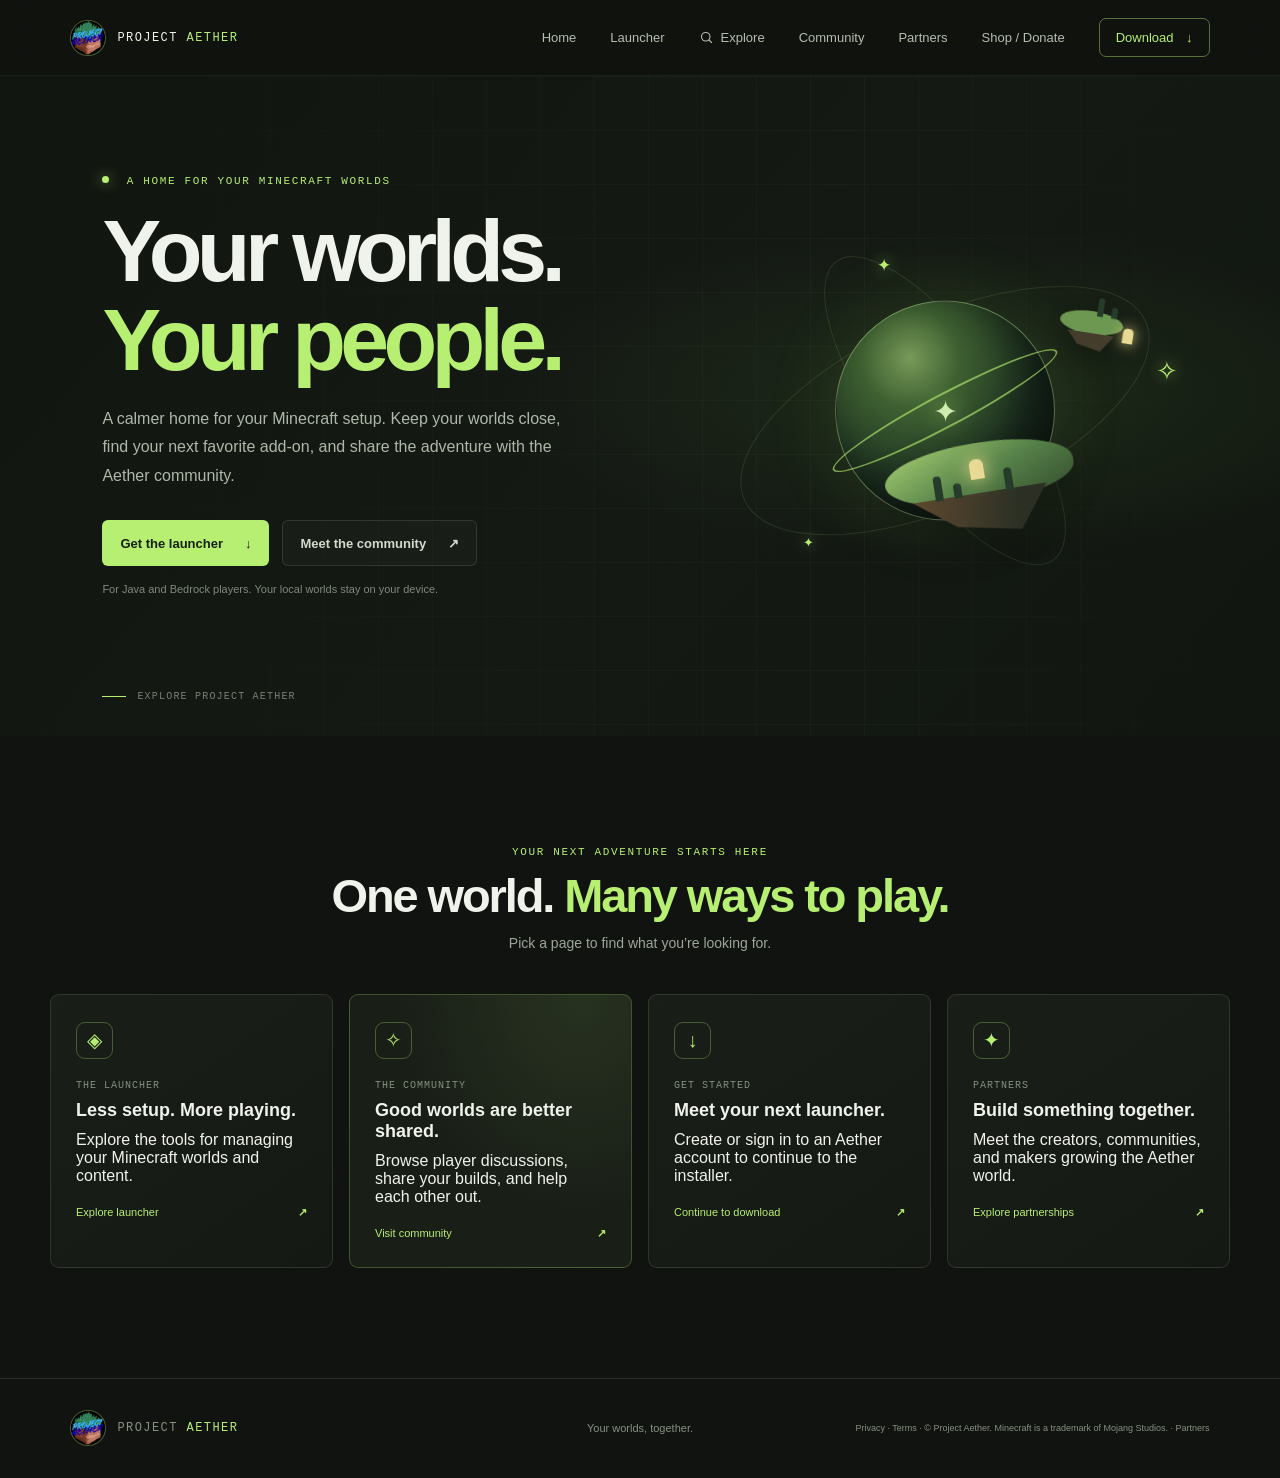
<file: index.html>
<!doctype html>
<html lang="en">
<head>
  <meta charset="utf-8">
  <meta name="viewport" content="width=device-width, initial-scale=1">
  <meta name="theme-color" content="#10130f">
  <meta http-equiv="Content-Security-Policy" content="default-src 'self'; base-uri 'self'; object-src 'none'; form-action 'self'; script-src 'none'; style-src 'self'; img-src 'self' data:; frame-src 'none'; connect-src 'self'">
  <meta name="description" content="Project Aether brings your Minecraft worlds together. Discover the launcher and join the Aether community.">
  <title>Project Aether — Your worlds, together</title>
  <link rel="icon" type="image/png" href="assets/aether-icon.png">
  <link rel="stylesheet" href="styles.css?v=partners-1">
</head>
<body>
  <header class="site-header">
    <a class="brand" href="index.html" aria-label="Project Aether home"><img class="brand-icon" src="assets/aether-icon.png" alt=""><span>PROJECT <b>AETHER</b></span></a>
    <nav class="site-nav" aria-label="Main navigation">
      <a aria-current="page" href="index.html">Home</a>
      <a href="launcher.html">Launcher</a>
      <a class="nav-explore" href="explore.html" aria-label="Explore the launcher" title="Explore the launcher"><svg viewBox="0 0 24 24" fill="none" stroke="currentColor" stroke-width="1.8" stroke-linecap="round" stroke-linejoin="round" aria-hidden="true"><circle cx="10.8" cy="10.8" r="6.8"></circle><path d="m16 16 4 4"></path></svg><span class="nav-label">Explore</span></a>
      <a href="community.html">Community</a>
      <a href="partners.html">Partners</a><a href="shop.html">Shop / Donate</a>
      <a class="nav-download" href="download.html">Download <span aria-hidden="true">↓</span></a>
    </nav>
  </header>

  <main id="top">
    <section class="hero">
      <div class="hero-copy">
        <p class="eyebrow"><span class="eyebrow-dot"></span> A HOME FOR YOUR MINECRAFT WORLDS</p>
        <h1>Your worlds.<br><span>Your people.</span></h1>
        <p class="hero-description">A calmer home for your Minecraft setup. Keep your worlds close, find your next favorite add-on, and share the adventure with the Aether community.</p>
        <div class="hero-actions">
          <a class="button button-primary" href="download.html">Get the launcher <span aria-hidden="true">↓</span></a>
          <a class="button button-quiet" href="community.html">Meet the community <span aria-hidden="true">↗</span></a>
        </div>
        <p class="hero-footnote">For Java and Bedrock players. Your local worlds stay on your device.</p>
      </div>
      <div class="hero-art" aria-hidden="true">
        <div class="orbit orbit-one"></div><div class="orbit orbit-two"></div>
        <div class="planet"><span>✦</span></div>
        <div class="island island-main"><i></i><i></i><i></i><b></b></div>
        <div class="island island-small"><i></i><i></i><b></b></div>
        <span class="spark spark-one">✦</span><span class="spark spark-two">✧</span><span class="spark spark-three">✦</span>
      </div>
      <a class="scroll-cue" href="#explore"><span></span> EXPLORE PROJECT AETHER</a>
    </section>

    <section class="home-explore section-wrap" id="explore" aria-labelledby="exploreTitle">
      <div class="section-heading">
        <p class="eyebrow">YOUR NEXT ADVENTURE STARTS HERE</p>
        <h2 id="exploreTitle">One world. <span>Many ways to play.</span></h2>
        <p>Pick a page to find what you’re looking for.</p>
      </div>
      <div class="feature-grid">
        <a class="feature-card" href="launcher.html"><span class="feature-icon">◈</span><p class="card-index">THE LAUNCHER</p><h3>Less setup. More playing.</h3><p>Explore the tools for managing your Minecraft worlds and content.</p><span class="card-link">Explore launcher <b aria-hidden="true">↗</b></span></a>
        <a class="feature-card feature-card-highlight" href="community.html"><span class="feature-icon">✧</span><p class="card-index">THE COMMUNITY</p><h3>Good worlds are better shared.</h3><p>Browse player discussions, share your builds, and help each other out.</p><span class="card-link">Visit community <b aria-hidden="true">↗</b></span></a>
        <a class="feature-card" href="download.html"><span class="feature-icon">↓</span><p class="card-index">GET STARTED</p><h3>Meet your next launcher.</h3><p>Create or sign in to an Aether account to continue to the installer.</p><span class="card-link">Continue to download <b aria-hidden="true">↗</b></span></a>
        <a class="feature-card" href="partners.html"><span class="feature-icon">✦</span><p class="card-index">PARTNERS</p><h3>Build something together.</h3><p>Meet the creators, communities, and makers growing the Aether world.</p><span class="card-link">Explore partnerships <b aria-hidden="true">↗</b></span></a>
      </div>
    </section>
  </main>

  <footer class="site-footer">
    <a class="brand" href="index.html"><img class="brand-icon" src="assets/aether-icon.png" alt=""><span>PROJECT <b>AETHER</b></span></a>
    <p>Your worlds, together.</p>
    <small><a href="privacy.html">Privacy</a> · <a href="terms.html">Terms</a> · © Project Aether. Minecraft is a trademark of Mojang Studios. · <a href="partners.html">Partners</a></small>
  </footer>
</body>
</html>
</file>
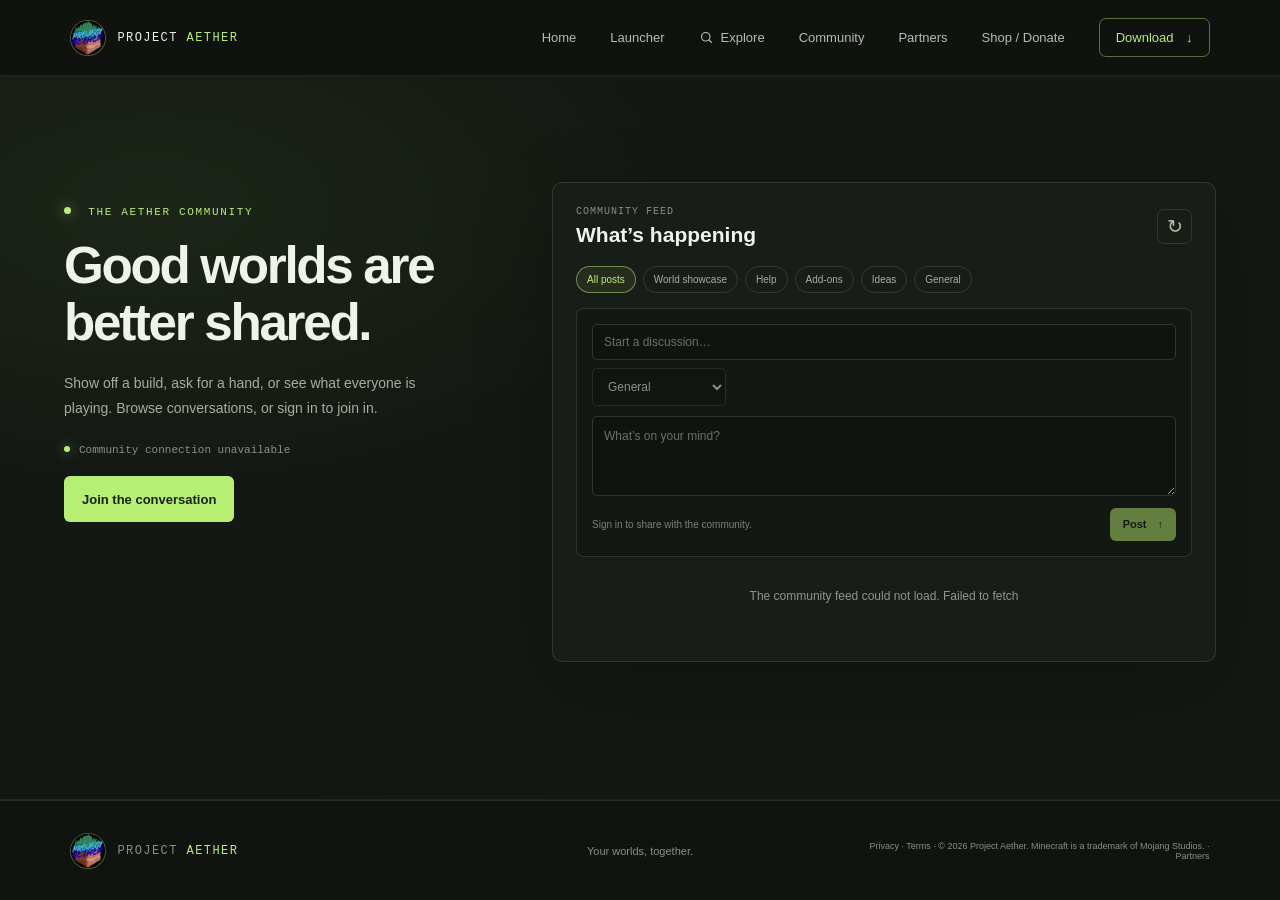
<file: community.html>
<!doctype html>
<html lang="en">
<head>
  <meta charset="utf-8">
  <meta name="viewport" content="width=device-width, initial-scale=1">
  <meta name="theme-color" content="#10130f">
  <meta http-equiv="Content-Security-Policy" content="default-src 'self'; base-uri 'self'; object-src 'none'; form-action 'self'; script-src 'self' https://challenges.cloudflare.com; style-src 'self'; img-src 'self' data: https://zpfmzhtkyxewwikkhwgt.supabase.co; frame-src https://challenges.cloudflare.com; connect-src 'self' https://zpfmzhtkyxewwikkhwgt.supabase.co https://challenges.cloudflare.com">
  <meta name="description" content="Join the Project Aether community to share Minecraft worlds, ask questions, and connect with players.">
  <title>Community — Project Aether</title>
  <link rel="icon" type="image/png" href="assets/aether-icon.png">
  <link rel="stylesheet" href="styles.css?v=authenticator-1">
  <script src="config.js"></script>
  <script defer src="app.js"></script>
</head>
<body>
  <header class="site-header">
    <a class="brand" href="index.html" aria-label="Project Aether home"><img class="brand-icon" src="assets/aether-icon.png" alt=""><span>PROJECT <b>AETHER</b></span></a>
    <nav class="site-nav" aria-label="Main navigation">
      <a href="index.html">Home</a><a href="launcher.html">Launcher</a><a class="nav-explore" href="explore.html" aria-label="Explore the launcher" title="Explore the launcher"><svg viewBox="0 0 24 24" fill="none" stroke="currentColor" stroke-width="1.8" stroke-linecap="round" stroke-linejoin="round" aria-hidden="true"><circle cx="10.8" cy="10.8" r="6.8"></circle><path d="m16 16 4 4"></path></svg><span class="nav-label">Explore</span></a><a aria-current="page" href="community.html">Community</a><a href="partners.html">Partners</a><a href="shop.html">Shop / Donate</a><a class="nav-download" href="download.html">Download <span aria-hidden="true">↓</span></a>
    </nav>
  </header>
  <main>
    <section class="social-section social-page" id="social" aria-labelledby="socialTitle">
      <div class="social-wrap">
        <div class="social-intro">
          <p class="eyebrow"><span class="eyebrow-dot"></span> THE AETHER COMMUNITY</p>
          <h1 id="socialTitle">Good worlds are<br><span>better shared.</span></h1>
          <p>Show off a build, ask for a hand, or see what everyone is playing. Browse conversations, or sign in to join in.</p>
          <div class="social-account"><span class="online-indicator" aria-hidden="true"></span><span id="communityConnection" role="status" aria-live="polite">Connecting to the community…</span></div>
          <button class="button button-primary" id="communityJoin" type="button">Join the conversation <span aria-hidden="true">↗</span></button>
          <button class="signout-link" id="communitySignOut" type="button" hidden>Sign out</button>
        </div>
        <div class="community-card">
          <div class="community-card-head">
            <div><p class="card-index">COMMUNITY FEED</p><h2>What’s happening</h2></div>
            <button class="refresh-button" id="communityRefresh" type="button" aria-label="Refresh community feed">↻</button>
          </div>
          <div class="category-list" id="communityFilters" aria-label="Filter discussions">
            <button class="category-chip active" type="button" data-category="All" aria-pressed="true">All posts</button>
            <button class="category-chip" type="button" data-category="World Showcase" aria-pressed="false">World showcase</button>
            <button class="category-chip" type="button" data-category="Help &amp; Support" aria-pressed="false">Help</button>
            <button class="category-chip" type="button" data-category="Add-ons" aria-pressed="false">Add-ons</button>
            <button class="category-chip" type="button" data-category="Suggestions" aria-pressed="false">Ideas</button>
            <button class="category-chip" type="button" data-category="General" aria-pressed="false">General</button>
          </div>
          <form class="compose-form" id="communityPostForm">
            <label class="sr-only" for="communityPostTitle">Discussion title</label>
            <input id="communityPostTitle" maxlength="120" placeholder="Start a discussion…" required disabled>
            <label class="sr-only" for="communityCategory">Discussion category</label>
            <select id="communityCategory" disabled><option>General</option><option>Help &amp; Support</option><option>World Showcase</option><option>Add-ons</option><option>Suggestions</option></select>
            <label class="sr-only" for="communityPostBody">Your message</label>
            <textarea id="communityPostBody" maxlength="10000" rows="3" placeholder="What’s on your mind?" required disabled></textarea>
            <div class="compose-footer"><span id="communityComposeHint">Sign in to share with the community.</span><button class="button button-small" type="submit" disabled>Post <span aria-hidden="true">↑</span></button></div>
          </form>
          <div class="feed-list" id="communityFeed" aria-live="polite"><p class="feed-message">Loading recent discussions…</p></div>
        </div>
      </div>
    </section>
  </main>
  <footer class="site-footer">
    <a class="brand" href="index.html"><img class="brand-icon" src="assets/aether-icon.png" alt=""><span>PROJECT <b>AETHER</b></span></a>
    <p>Your worlds, together.</p>
    <small><a href="privacy.html">Privacy</a> · <a href="terms.html">Terms</a> · © <span id="currentYear"></span> Project Aether. Minecraft is a trademark of Mojang Studios. · <a href="partners.html">Partners</a></small>
  </footer>
  <dialog class="auth-dialog" id="communityAuthDialog" aria-labelledby="authTitle">
    <form class="auth-card" id="communityAuthForm">
      <button class="dialog-close" id="communityAuthClose" type="button" aria-label="Close sign-in dialog">×</button>
      <p class="eyebrow">PROJECT AETHER COMMUNITY</p>
      <h2 id="authTitle">Welcome back.</h2>
      <p class="auth-subtitle" id="authMessage">Sign in to post, reply, and like discussions.</p>
      <p class="auth-error" id="communityAuthError" role="alert" hidden></p>
      <div id="communityAuthCredentials">
        <div id="signupFields" hidden>
          <label for="communityUsername">Minecraft username</label>
          <input id="communityUsername" type="text" maxlength="24" autocomplete="nickname" placeholder="How people know you">
          <label for="communityAgeGroup">Age group</label>
          <select id="communityAgeGroup"><option value="">Choose one</option><option value="under_18">Under 18</option><option value="18_or_over">18 or over</option></select>
          <p class="form-note">This is self-declared; we don’t ask for your birth date. It does not change features or options.</p>
          <label class="agreement"><input id="communityAgreement" type="checkbox"><span>I agree to the <a href="terms.html" target="_blank" rel="noopener">Terms of Service</a> and have read the <a href="privacy.html" target="_blank" rel="noopener">Privacy Policy</a>.</span></label>
          <label class="authenticator-choice"><input id="communityAuthenticatorOptIn" type="checkbox"><span><strong>Set up an authenticator app</strong><small>Optional. Add a six-digit sign-in code from your authenticator app.</small></span></label>
        </div>
        <label for="communityEmail">Email</label>
        <input id="communityEmail" type="email" autocomplete="email" required placeholder="you@example.com">
        <label for="communityPassword">Password</label>
        <input id="communityPassword" type="password" autocomplete="current-password" required minlength="6" placeholder="At least 6 characters">
        <div id="communityTurnstile" class="turnstile-slot" hidden></div>
        <p id="communityTurnstileStatus" class="form-note" role="status"></p>
        <button class="button button-primary auth-submit" id="communityAuthSubmit" type="submit">Sign in</button>
        <button class="auth-switch" id="communityAuthSwitch" type="button">New to Aether? Create an account</button>
        <p class="form-note auth-legal">By joining, your profile and community posts are visible to other community members. Supabase records IP addresses for successful account sessions; only the Project Aether Owner can view them in the launcher. Supabase also processes and stores session IPs. Your password is handled by Supabase and never stored by Project Aether. <a href="privacy.html" target="_blank" rel="noopener">Privacy</a> · <a href="terms.html" target="_blank" rel="noopener">Terms</a></p>
      </div>
      <section id="communityMfaPanel" class="community-mfa-panel" hidden aria-labelledby="communityMfaTitle">
        <h3 id="communityMfaTitle">Secure your account.</h3>
        <p id="communityMfaIntro" class="auth-subtitle">Scan the QR code, then enter the code from your authenticator app.</p>
        <div id="communityMfaQrWrap" class="community-mfa-qr-wrap" hidden><img id="communityMfaQr" alt="Authenticator setup QR code"><p>Scan this with your authenticator app. If you can’t scan it, enter this setup key manually:</p><code id="communityMfaSecret"></code></div>
        <div id="communityMfaCodeWrap">
          <label for="communityMfaCode" id="communityMfaCodeLabel">Six-digit authenticator code</label>
          <input id="communityMfaCode" type="text" inputmode="numeric" autocomplete="one-time-code" pattern="[0-9]{6}" maxlength="6" placeholder="000000">
        </div>
        <p id="communityMfaStatus" class="form-note" role="status" aria-live="polite"></p>
        <button class="button button-primary auth-submit" id="communityMfaVerify" type="button">Verify and enable</button>
        <button class="auth-switch" id="communityMfaSkip" type="button">I’ll do this later</button>
        <button class="auth-switch" id="communityMfaCancel" type="button" hidden>Sign out</button>
      </section>
    </form>
  </dialog>
</body>
</html>
</file>
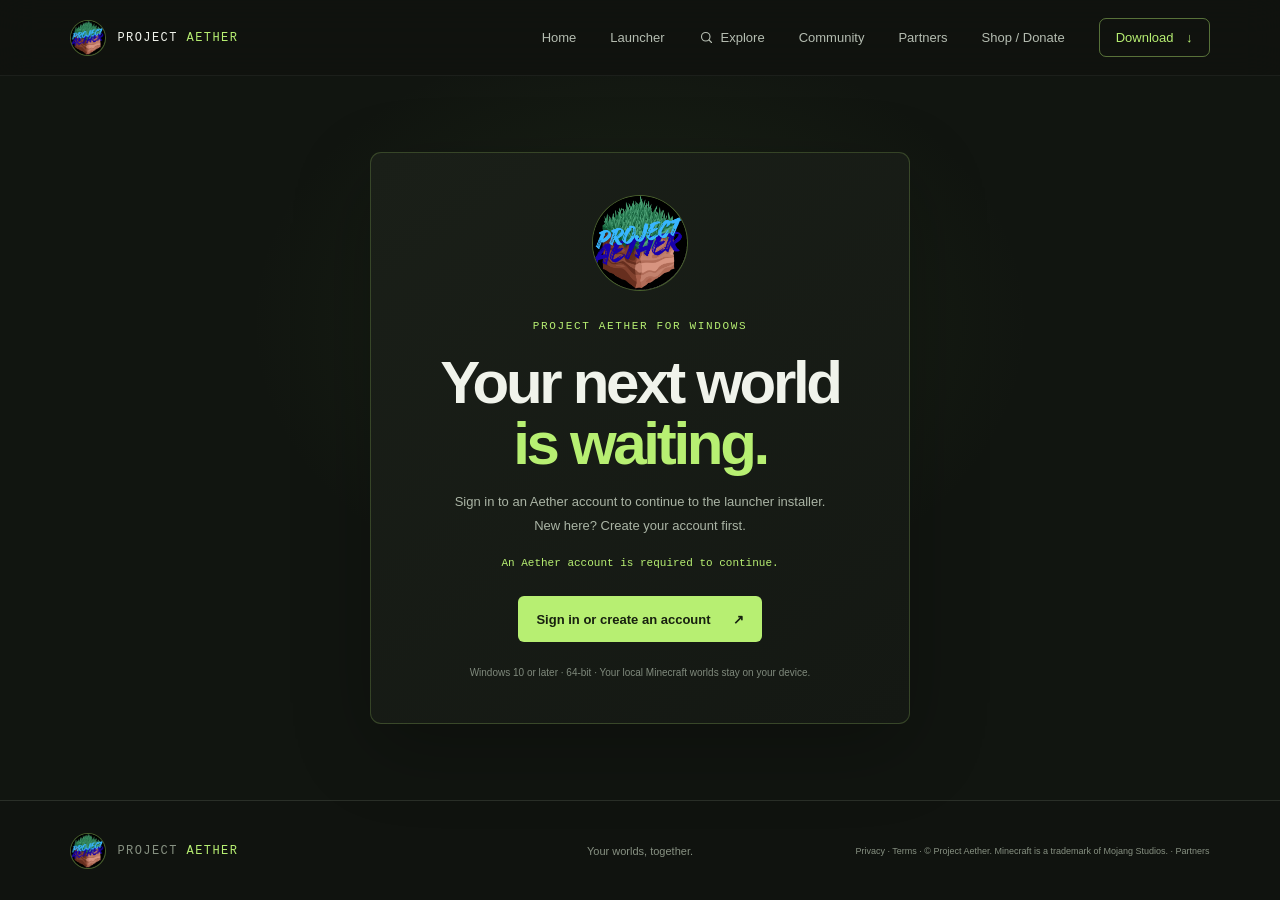
<file: download.html>
<!doctype html>
<html lang="en">
<head>
  <meta charset="utf-8">
  <meta name="viewport" content="width=device-width, initial-scale=1">
  <meta name="theme-color" content="#10130f">
  <meta http-equiv="Content-Security-Policy" content="default-src 'self'; base-uri 'self'; object-src 'none'; script-src 'self'; style-src 'self'; img-src 'self' data:; frame-src 'none'; connect-src 'self' https://zpfmzhtkyxewwikkhwgt.supabase.co">
  <meta name="description" content="Sign in to your Project Aether account to continue to the launcher installer.">
  <title>Download Project Aether</title>
  <link rel="icon" type="image/png" href="assets/aether-icon.png">
  <link rel="stylesheet" href="styles.css?v=partners-1">
  <script src="config.js"></script>
  <script defer src="download.js"></script>
</head>
<body>
  <header class="site-header">
    <a class="brand" href="index.html" aria-label="Project Aether home"><img class="brand-icon" src="assets/aether-icon.png" alt=""><span>PROJECT <b>AETHER</b></span></a>
    <nav class="site-nav" aria-label="Main navigation">
      <a href="index.html">Home</a><a href="launcher.html">Launcher</a><a class="nav-explore" href="explore.html" aria-label="Explore the launcher" title="Explore the launcher"><svg viewBox="0 0 24 24" fill="none" stroke="currentColor" stroke-width="1.8" stroke-linecap="round" stroke-linejoin="round" aria-hidden="true"><circle cx="10.8" cy="10.8" r="6.8"></circle><path d="m16 16 4 4"></path></svg><span class="nav-label">Explore</span></a><a href="community.html">Community</a><a href="partners.html">Partners</a><a href="shop.html">Shop / Donate</a><a aria-current="page" class="nav-download" href="download.html">Download <span aria-hidden="true">↓</span></a>
    </nav>
  </header>
  <main class="download-page">
    <section class="download-gate" aria-labelledby="downloadTitle">
      <img class="download-icon" src="assets/aether-icon.png" alt="">
      <p class="eyebrow">PROJECT AETHER FOR WINDOWS</p>
      <h1 id="downloadTitle">Your next world<br><span>is waiting.</span></h1>
      <p class="download-copy">Sign in to an Aether account to continue to the launcher installer. New here? Create your account first.</p>
      <p class="download-status" id="downloadStatus" role="status" aria-live="polite">Checking your Aether account…</p>
      <div id="downloadActions" class="download-actions">
        <a id="downloadAccountLink" class="button button-primary" href="community.html?return=download">Sign in or create an account <span aria-hidden="true">↗</span></a>
        <button id="downloadSignOut" class="auth-switch" type="button" hidden>Sign out</button>
      </div>
      <p class="download-note">Windows 10 or later · 64-bit · Your local Minecraft worlds stay on your device.</p>
    </section>
  </main>
  <footer class="site-footer">
    <a class="brand" href="index.html"><img class="brand-icon" src="assets/aether-icon.png" alt=""><span>PROJECT <b>AETHER</b></span></a>
    <p>Your worlds, together.</p>
    <small><a href="privacy.html">Privacy</a> · <a href="terms.html">Terms</a> · © Project Aether. Minecraft is a trademark of Mojang Studios. · <a href="partners.html">Partners</a></small>
  </footer>
</body>
</html>
</file>
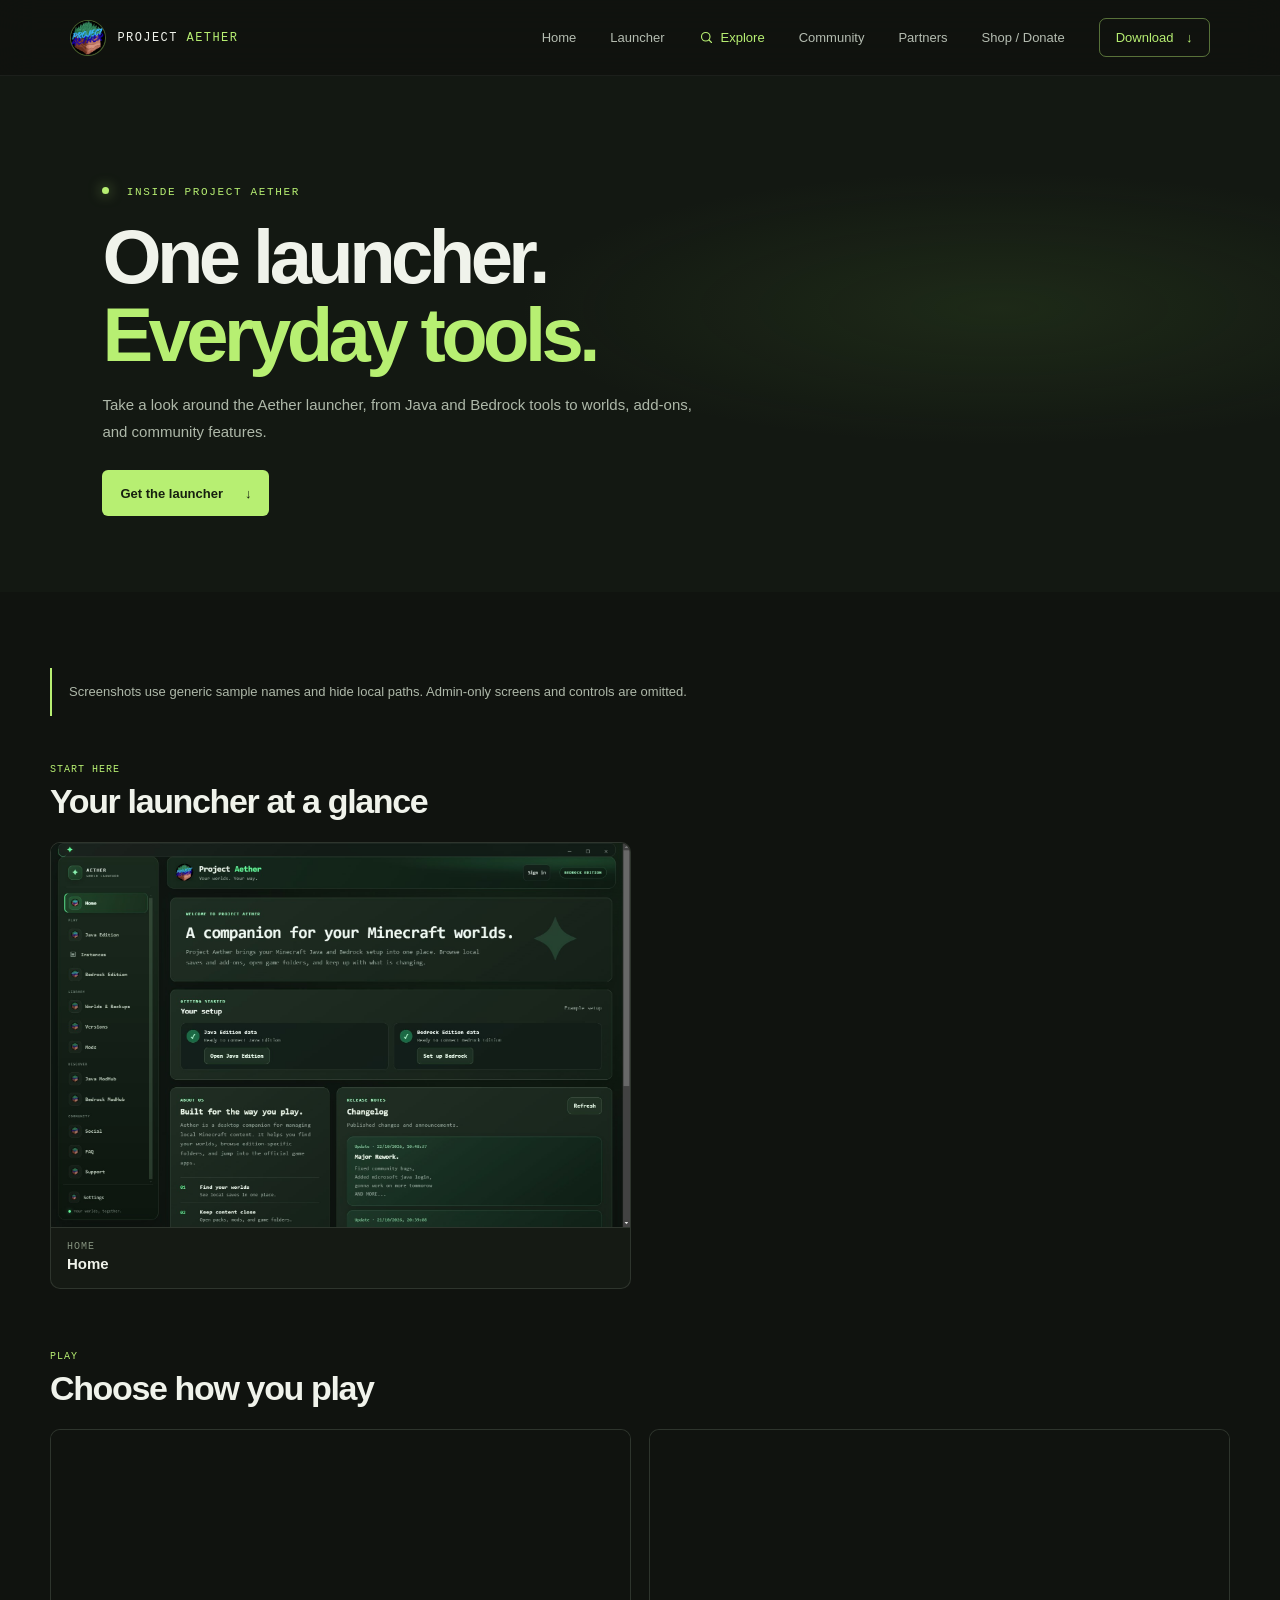
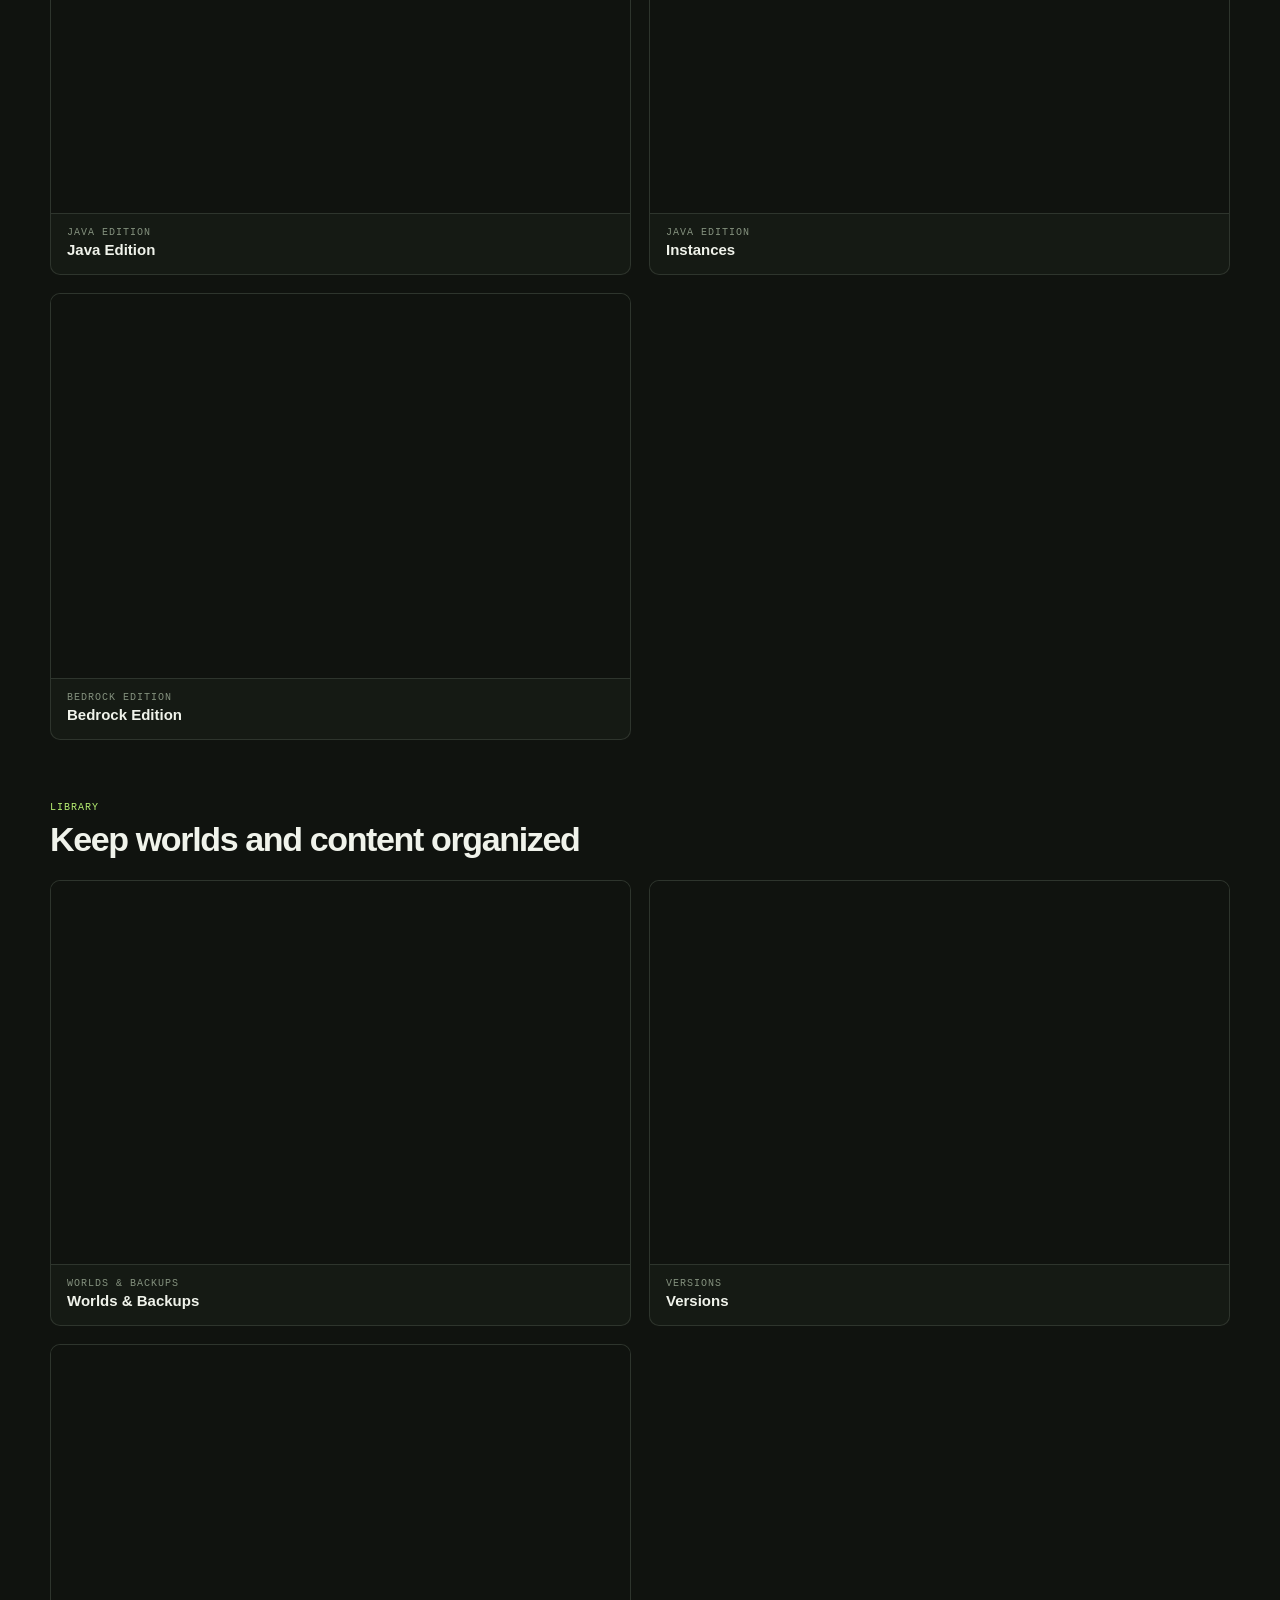
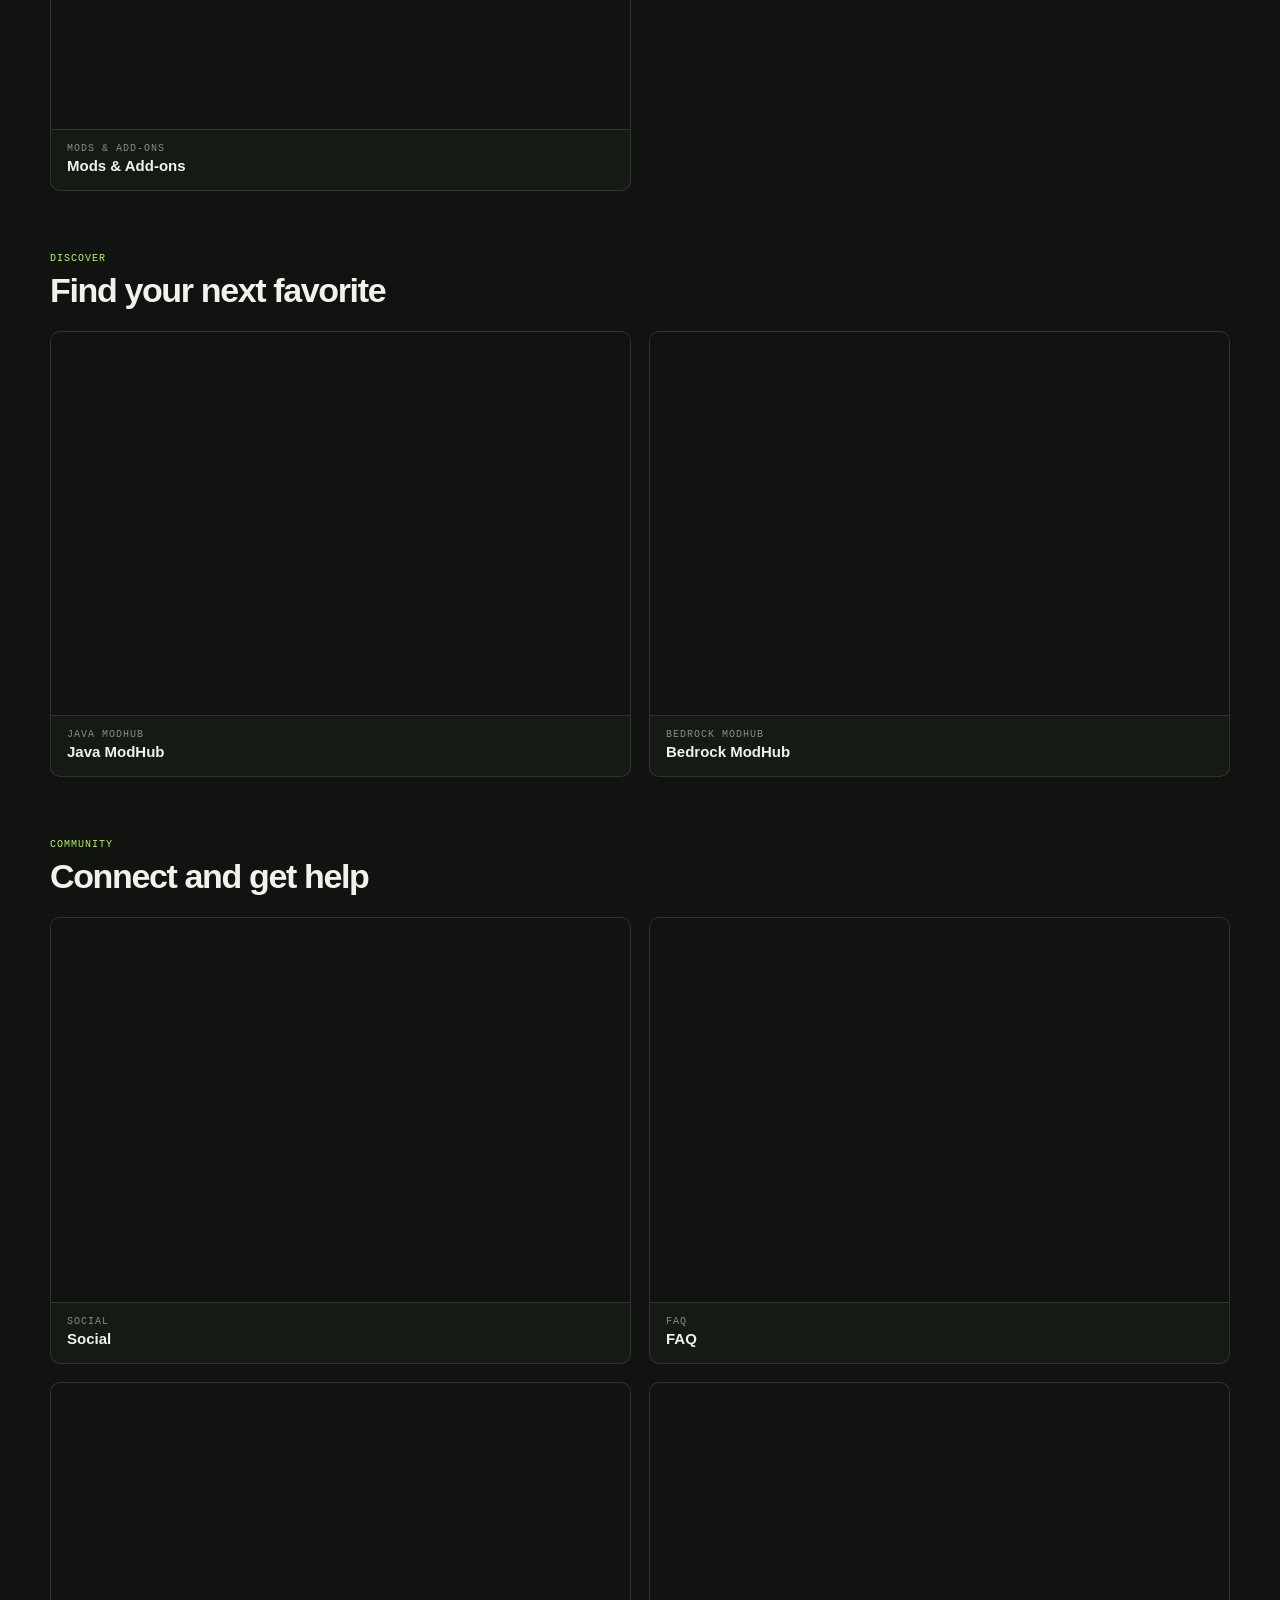
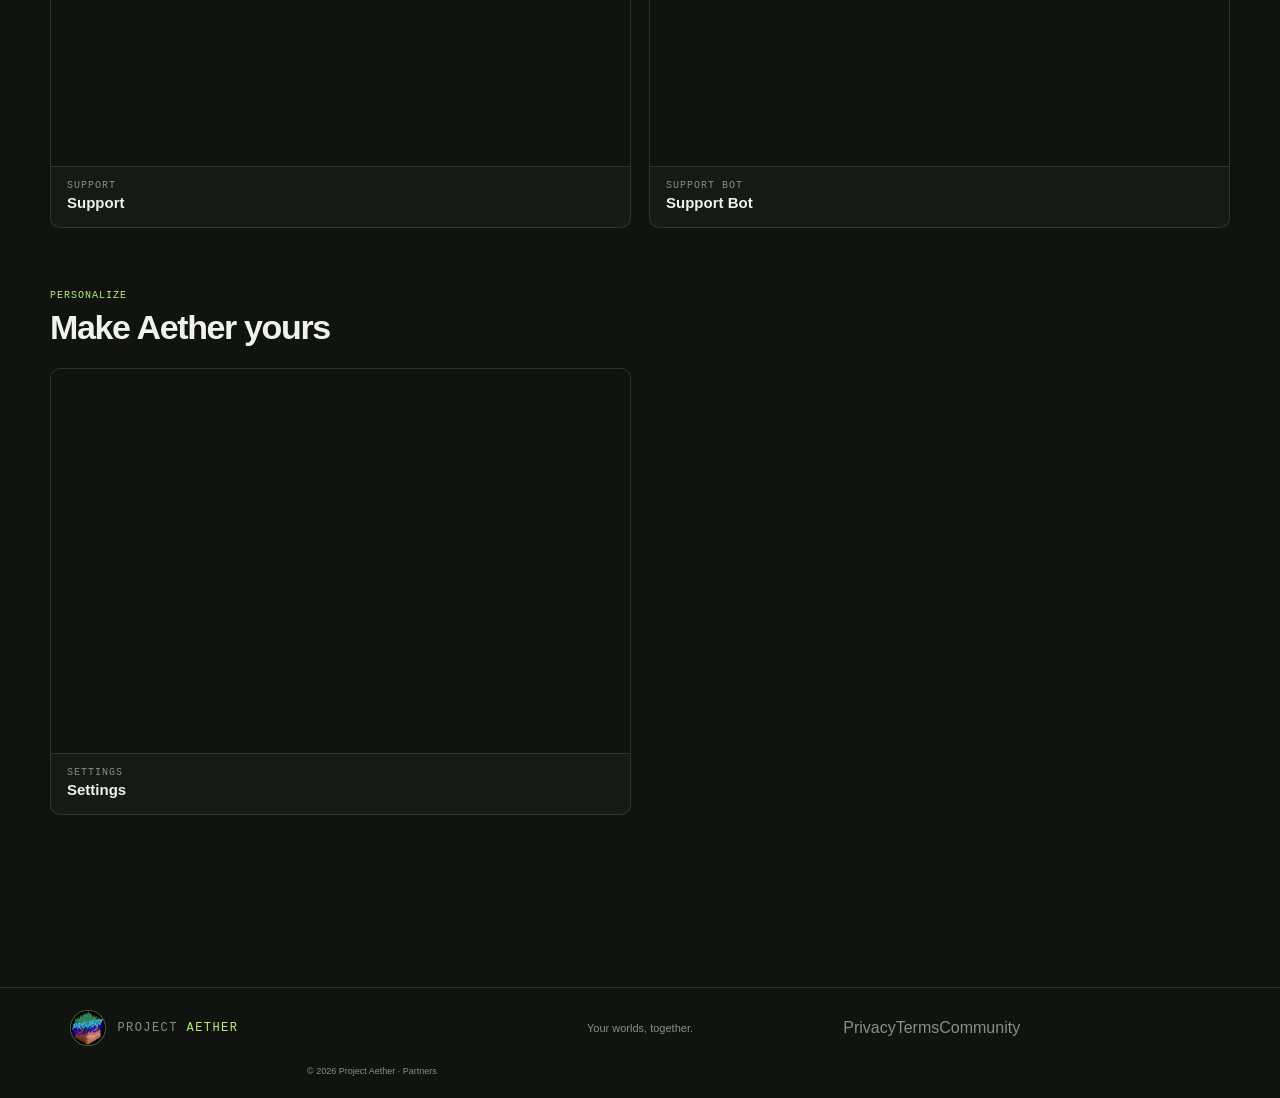
<file: explore.html>
<!doctype html>
<html lang="en">
<head>
  <meta charset="utf-8">
  <meta name="viewport" content="width=device-width, initial-scale=1">
  <meta name="theme-color" content="#10130f">
  <meta http-equiv="Content-Security-Policy" content="default-src 'self'; base-uri 'self'; object-src 'none'; form-action 'self'; script-src 'none'; style-src 'self'; img-src 'self' data:; frame-src 'none'; connect-src 'self'">
  <meta name="description" content="Explore screenshots of Project Aether's Java and Bedrock launcher, world tools, ModHubs, community, and settings.">
  <title>Explore the launcher — Project Aether</title>
  <link rel="icon" type="image/png" href="assets/aether-icon.png">
  <link rel="stylesheet" href="styles.css?v=partners-1">
</head>
<body>
  <header class="site-header">
    <a class="brand" href="index.html" aria-label="Project Aether home"><img class="brand-icon" src="assets/aether-icon.png" alt=""><span>PROJECT <b>AETHER</b></span></a>
    <nav class="site-nav" aria-label="Main navigation">
      <a href="index.html">Home</a>
      <a href="launcher.html">Launcher</a>
      <a class="nav-explore" aria-current="page" href="explore.html" aria-label="Explore the launcher" title="Explore the launcher"><svg viewBox="0 0 24 24" fill="none" stroke="currentColor" stroke-width="1.8" stroke-linecap="round" stroke-linejoin="round" aria-hidden="true"><circle cx="10.8" cy="10.8" r="6.8"></circle><path d="m16 16 4 4"></path></svg><span class="nav-label">Explore</span></a>
      <a href="community.html">Community</a>
      <a href="partners.html">Partners</a><a href="shop.html">Shop / Donate</a>
      <a class="nav-download" href="download.html">Download <span aria-hidden="true">↓</span></a>
    </nav>
  </header>

  <main>
    <section class="page-hero explore-hero">
      <p class="eyebrow"><span class="eyebrow-dot"></span> INSIDE PROJECT AETHER</p>
      <h1>One launcher.<br><span>Everyday tools.</span></h1>
      <p>Take a look around the Aether launcher, from Java and Bedrock tools to worlds, add-ons, and community features.</p>
      <a class="button button-primary" href="download.html">Get the launcher <span aria-hidden="true">↓</span></a>
    </section>

    <section class="section-wrap explore-gallery" aria-label="Launcher screenshots">
      <p class="explore-note">Screenshots use generic sample names and hide local paths. Admin-only screens and controls are omitted.</p>

      <section class="explore-group" aria-labelledby="explore-start">
        <header class="explore-group-heading"><div><p class="card-index">START HERE</p><h2 id="explore-start">Your launcher at a glance</h2></div></header>
        <div class="launcher-shot-grid">
          <figure class="launcher-shot"><a class="launcher-shot-image" href="assets/launcher/home.jpg" target="_blank" rel="noopener" aria-label="Open the full-size Home screenshot"><img src="assets/launcher/home.jpg" alt="Project Aether home page with setup cards, launcher overview, and release notes" loading="lazy" decoding="async"></a><figcaption><span class="card-index">HOME</span><h3>Home</h3></figcaption></figure>
        </div>
      </section>

      <section class="explore-group" aria-labelledby="explore-play">
        <header class="explore-group-heading"><div><p class="card-index">PLAY</p><h2 id="explore-play">Choose how you play</h2></div></header>
        <div class="launcher-shot-grid">
          <figure class="launcher-shot"><a class="launcher-shot-image" href="assets/launcher/java.jpg" target="_blank" rel="noopener" aria-label="Open the full-size Java Edition screenshot"><img src="assets/launcher/java.jpg" alt="Java Edition tools for worlds, resource packs, mods, and installed versions" loading="lazy" decoding="async"></a><figcaption><span class="card-index">JAVA EDITION</span><h3>Java Edition</h3></figcaption></figure>
          <figure class="launcher-shot"><a class="launcher-shot-image" href="assets/launcher/instances.jpg" target="_blank" rel="noopener" aria-label="Open the full-size Instances screenshot"><img src="assets/launcher/instances.jpg" alt="Java instances page showing launcher profile management" loading="lazy" decoding="async"></a><figcaption><span class="card-index">JAVA EDITION</span><h3>Instances</h3></figcaption></figure>
          <figure class="launcher-shot"><a class="launcher-shot-image" href="assets/launcher/bedrock.jpg" target="_blank" rel="noopener" aria-label="Open the full-size Bedrock Edition screenshot"><img src="assets/launcher/bedrock.jpg" alt="Bedrock Edition tools for worlds and pack folders" loading="lazy" decoding="async"></a><figcaption><span class="card-index">BEDROCK EDITION</span><h3>Bedrock Edition</h3></figcaption></figure>
        </div>
      </section>

      <section class="explore-group" aria-labelledby="explore-library">
        <header class="explore-group-heading"><div><p class="card-index">LIBRARY</p><h2 id="explore-library">Keep worlds and content organized</h2></div></header>
        <div class="launcher-shot-grid">
          <figure class="launcher-shot"><a class="launcher-shot-image" href="assets/launcher/worlds.jpg" target="_blank" rel="noopener" aria-label="Open the full-size Worlds and Backups screenshot"><img src="assets/launcher/worlds.jpg" alt="Worlds and Backups page with example worlds and backup options" loading="lazy" decoding="async"></a><figcaption><span class="card-index">WORLDS &amp; BACKUPS</span><h3>Worlds &amp; Backups</h3></figcaption></figure>
          <figure class="launcher-shot"><a class="launcher-shot-image" href="assets/launcher/versions.jpg" target="_blank" rel="noopener" aria-label="Open the full-size Versions screenshot"><img src="assets/launcher/versions.jpg" alt="Versions page for managing installed Java versions" loading="lazy" decoding="async"></a><figcaption><span class="card-index">VERSIONS</span><h3>Versions</h3></figcaption></figure>
          <figure class="launcher-shot"><a class="launcher-shot-image" href="assets/launcher/mods.jpg" target="_blank" rel="noopener" aria-label="Open the full-size Mods and Add-ons screenshot"><img src="assets/launcher/mods.jpg" alt="Mods and Add-ons page with Bedrock pack folder actions" loading="lazy" decoding="async"></a><figcaption><span class="card-index">MODS &amp; ADD-ONS</span><h3>Mods &amp; Add-ons</h3></figcaption></figure>
        </div>
      </section>

      <section class="explore-group" aria-labelledby="explore-discover">
        <header class="explore-group-heading"><div><p class="card-index">DISCOVER</p><h2 id="explore-discover">Find your next favorite</h2></div></header>
        <div class="launcher-shot-grid">
          <figure class="launcher-shot"><a class="launcher-shot-image" href="assets/launcher/java-modhub.jpg" target="_blank" rel="noopener" aria-label="Open the full-size Java ModHub screenshot"><img src="assets/launcher/java-modhub.jpg" alt="Java ModHub for browsing Java mods and projects" loading="lazy" decoding="async"></a><figcaption><span class="card-index">JAVA MODHUB</span><h3>Java ModHub</h3></figcaption></figure>
          <figure class="launcher-shot"><a class="launcher-shot-image" href="assets/launcher/bedrock-modhub.jpg" target="_blank" rel="noopener" aria-label="Open the full-size Bedrock ModHub screenshot"><img src="assets/launcher/bedrock-modhub.jpg" alt="Bedrock ModHub for exploring Bedrock packs and add-ons" loading="lazy" decoding="async"></a><figcaption><span class="card-index">BEDROCK MODHUB</span><h3>Bedrock ModHub</h3></figcaption></figure>
        </div>
      </section>

      <section class="explore-group" aria-labelledby="explore-community">
        <header class="explore-group-heading"><div><p class="card-index">COMMUNITY</p><h2 id="explore-community">Connect and get help</h2></div></header>
        <div class="launcher-shot-grid">
          <figure class="launcher-shot"><a class="launcher-shot-image" href="assets/launcher/social.jpg" target="_blank" rel="noopener" aria-label="Open the full-size Social screenshot"><img src="assets/launcher/social.jpg" alt="Social page for community posts and discussions" loading="lazy" decoding="async"></a><figcaption><span class="card-index">SOCIAL</span><h3>Social</h3></figcaption></figure>
          <figure class="launcher-shot"><a class="launcher-shot-image" href="assets/launcher/faq.jpg" target="_blank" rel="noopener" aria-label="Open the full-size FAQ screenshot"><img src="assets/launcher/faq.jpg" alt="Frequently asked questions and help resources" loading="lazy" decoding="async"></a><figcaption><span class="card-index">FAQ</span><h3>FAQ</h3></figcaption></figure>
          <figure class="launcher-shot"><a class="launcher-shot-image" href="assets/launcher/support.jpg" target="_blank" rel="noopener" aria-label="Open the full-size Support screenshot"><img src="assets/launcher/support.jpg" alt="Support page with contact and help resources" loading="lazy" decoding="async"></a><figcaption><span class="card-index">SUPPORT</span><h3>Support</h3></figcaption></figure>
          <figure class="launcher-shot"><a class="launcher-shot-image" href="assets/launcher/support-bot.jpg" target="_blank" rel="noopener" aria-label="Open the full-size Support Bot screenshot"><img src="assets/launcher/support-bot.jpg" alt="Support Bot page for getting help with the launcher" loading="lazy" decoding="async"></a><figcaption><span class="card-index">SUPPORT BOT</span><h3>Support Bot</h3></figcaption></figure>
        </div>
      </section>

      <section class="explore-group" aria-labelledby="explore-settings">
        <header class="explore-group-heading"><div><p class="card-index">PERSONALIZE</p><h2 id="explore-settings">Make Aether yours</h2></div></header>
        <div class="launcher-shot-grid">
          <figure class="launcher-shot"><a class="launcher-shot-image" href="assets/launcher/settings.jpg" target="_blank" rel="noopener" aria-label="Open the full-size Settings screenshot"><img src="assets/launcher/settings.jpg" alt="Settings page for personal launcher preferences" loading="lazy" decoding="async"></a><figcaption><span class="card-index">SETTINGS</span><h3>Settings</h3></figcaption></figure>
        </div>
      </section>
    </section>
  </main>

  <footer class="site-footer"><a class="brand" href="index.html"><img class="brand-icon" src="assets/aether-icon.png" alt=""><span>PROJECT <b>AETHER</b></span></a><p>Your worlds, together.</p><div class="footer-links"><a href="privacy.html">Privacy</a><a href="terms.html">Terms</a><a href="community.html">Community</a></div><small>© 2026 Project Aether · <a href="partners.html">Partners</a></small></footer>
</body>
</html>
</file>
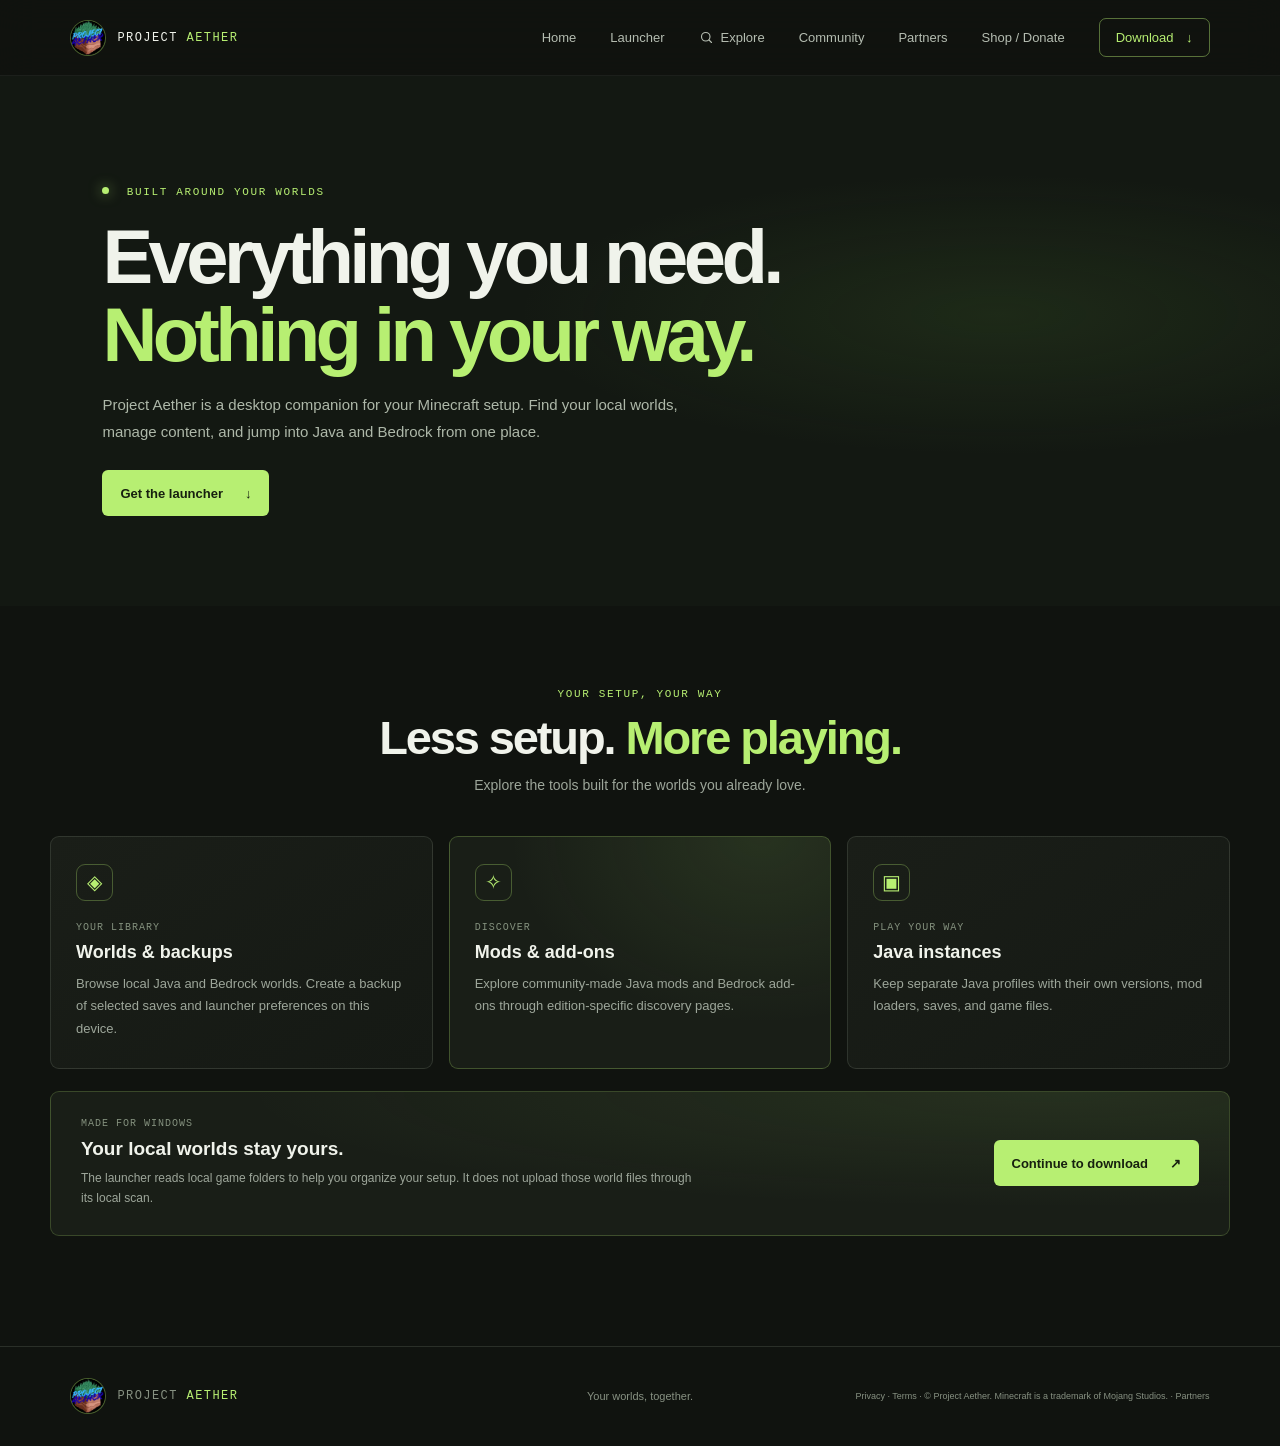
<file: launcher.html>
<!doctype html>
<html lang="en">
<head>
  <meta charset="utf-8">
  <meta name="viewport" content="width=device-width, initial-scale=1">
  <meta name="theme-color" content="#10130f">
  <meta http-equiv="Content-Security-Policy" content="default-src 'self'; base-uri 'self'; object-src 'none'; script-src 'none'; style-src 'self'; img-src 'self' data:; frame-src 'none'; connect-src 'self'">
  <meta name="description" content="Explore the Project Aether Minecraft launcher for Java and Bedrock.">
  <title>The Launcher — Project Aether</title>
  <link rel="icon" type="image/png" href="assets/aether-icon.png">
  <link rel="stylesheet" href="styles.css?v=partners-1">
</head>
<body>
  <header class="site-header">
    <a class="brand" href="index.html" aria-label="Project Aether home"><img class="brand-icon" src="assets/aether-icon.png" alt=""><span>PROJECT <b>AETHER</b></span></a>
    <nav class="site-nav" aria-label="Main navigation">
      <a href="index.html">Home</a><a aria-current="page" href="launcher.html">Launcher</a><a class="nav-explore" href="explore.html" aria-label="Explore the launcher" title="Explore the launcher"><svg viewBox="0 0 24 24" fill="none" stroke="currentColor" stroke-width="1.8" stroke-linecap="round" stroke-linejoin="round" aria-hidden="true"><circle cx="10.8" cy="10.8" r="6.8"></circle><path d="m16 16 4 4"></path></svg><span class="nav-label">Explore</span></a><a href="community.html">Community</a><a href="partners.html">Partners</a><a href="shop.html">Shop / Donate</a><a class="nav-download" href="download.html">Download <span aria-hidden="true">↓</span></a>
    </nav>
  </header>
  <main>
    <section class="page-hero">
      <p class="eyebrow"><span class="eyebrow-dot"></span> BUILT AROUND YOUR WORLDS</p>
      <h1>Everything you need.<br><span>Nothing in your way.</span></h1>
      <p>Project Aether is a desktop companion for your Minecraft setup. Find your local worlds, manage content, and jump into Java and Bedrock from one place.</p>
      <a class="button button-primary" href="download.html">Get the launcher <span aria-hidden="true">↓</span></a>
    </section>
    <section class="section-wrap launcher-features" aria-labelledby="launcherFeaturesTitle">
      <div class="section-heading">
        <p class="eyebrow">YOUR SETUP, YOUR WAY</p>
        <h2 id="launcherFeaturesTitle">Less setup. <span>More playing.</span></h2>
        <p>Explore the tools built for the worlds you already love.</p>
      </div>
      <div class="feature-grid">
        <article class="feature-card"><span class="feature-icon">◈</span><p class="card-index">YOUR LIBRARY</p><h3>Worlds &amp; backups</h3><p>Browse local Java and Bedrock worlds. Create a backup of selected saves and launcher preferences on this device.</p></article>
        <article class="feature-card feature-card-highlight"><span class="feature-icon">✧</span><p class="card-index">DISCOVER</p><h3>Mods &amp; add-ons</h3><p>Explore community-made Java mods and Bedrock add-ons through edition-specific discovery pages.</p></article>
        <article class="feature-card"><span class="feature-icon">▣</span><p class="card-index">PLAY YOUR WAY</p><h3>Java instances</h3><p>Keep separate Java profiles with their own versions, mod loaders, saves, and game files.</p></article>
      </div>
      <div class="launcher-note">
        <div><p class="card-index">MADE FOR WINDOWS</p><h3>Your local worlds stay yours.</h3><p>The launcher reads local game folders to help you organize your setup. It does not upload those world files through its local scan.</p></div>
        <a class="button button-primary" href="download.html">Continue to download <span aria-hidden="true">↗</span></a>
      </div>
    </section>
  </main>
  <footer class="site-footer">
    <a class="brand" href="index.html"><img class="brand-icon" src="assets/aether-icon.png" alt=""><span>PROJECT <b>AETHER</b></span></a>
    <p>Your worlds, together.</p>
    <small><a href="privacy.html">Privacy</a> · <a href="terms.html">Terms</a> · © Project Aether. Minecraft is a trademark of Mojang Studios. · <a href="partners.html">Partners</a></small>
  </footer>
</body>
</html>
</file>
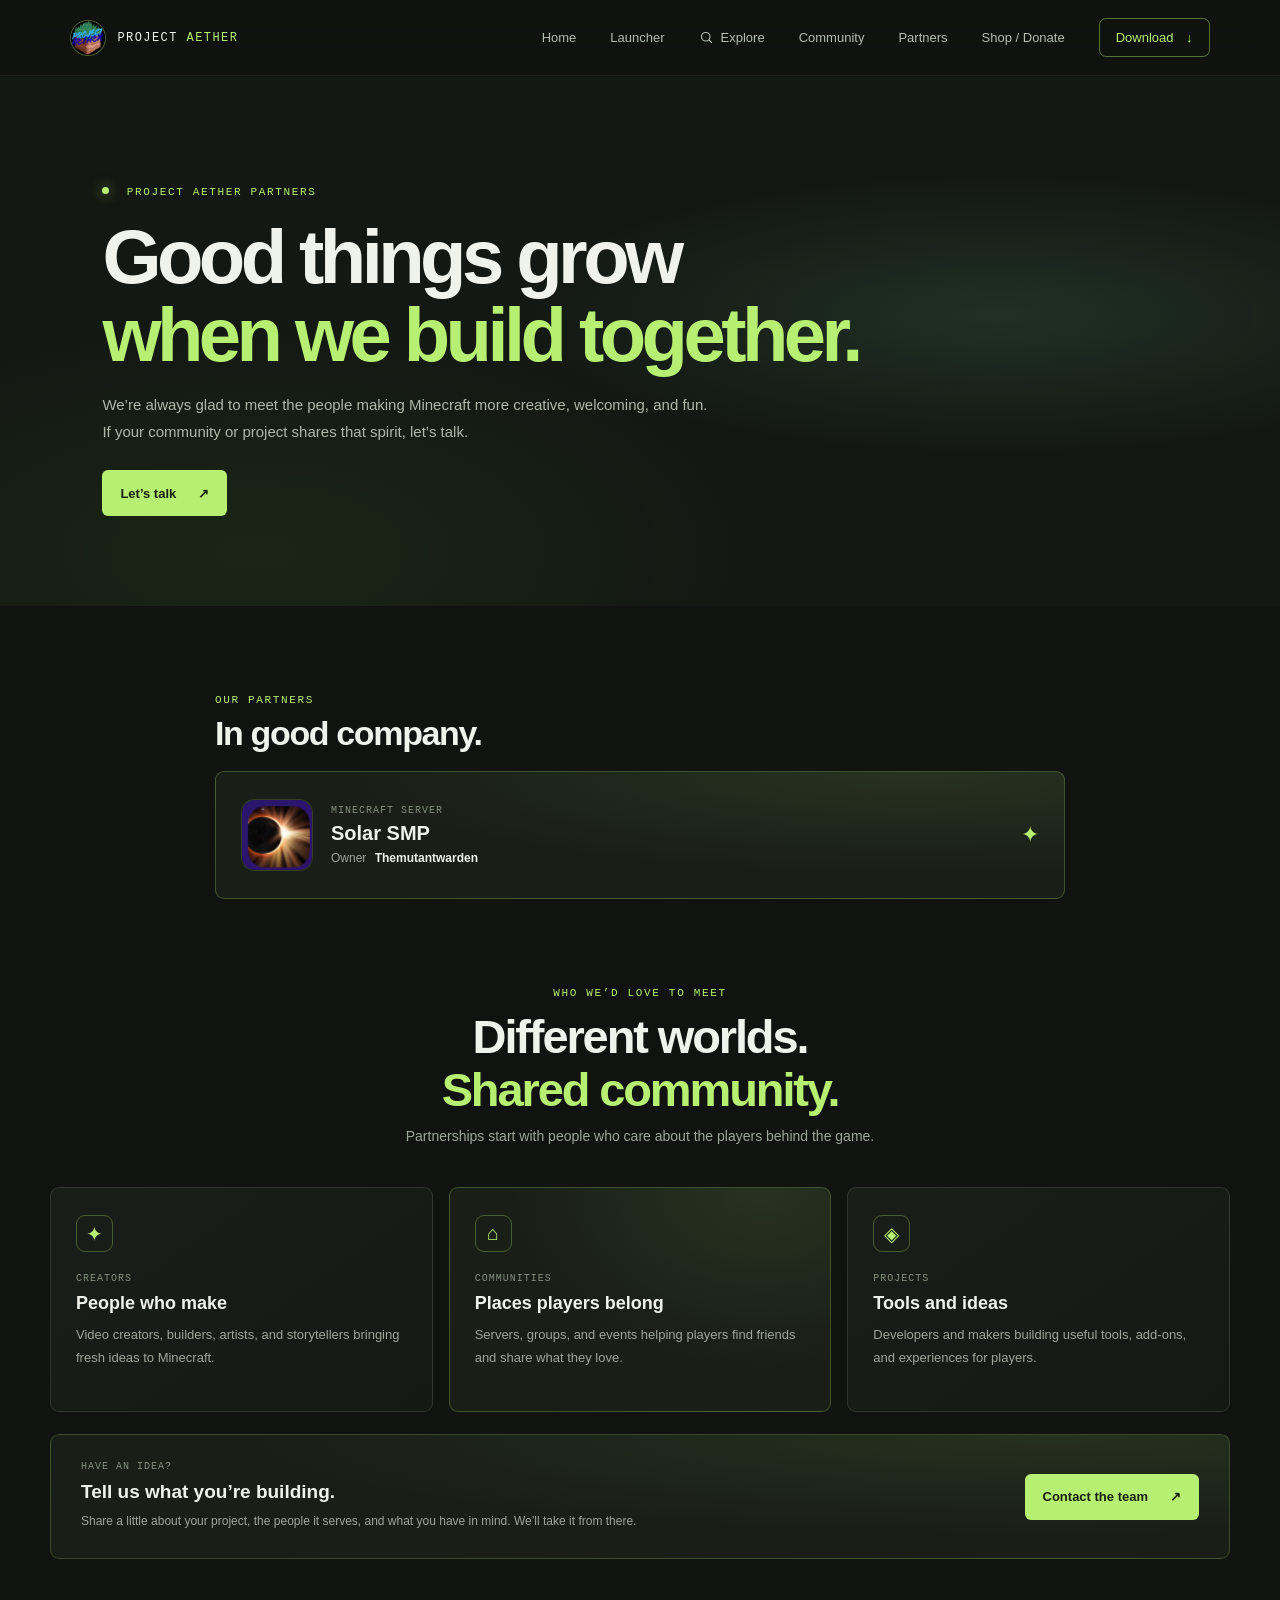
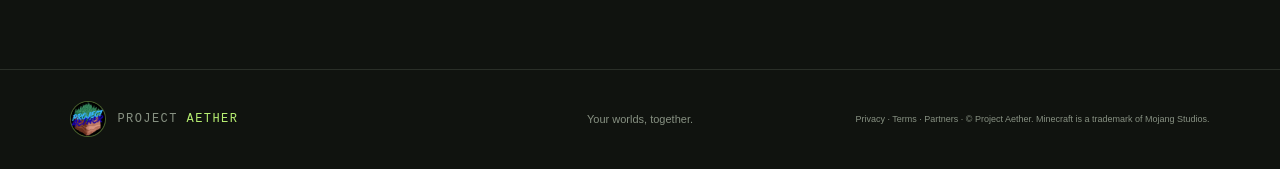
<file: partners.html>
<!doctype html>
<html lang="en">
<head>
  <meta charset="utf-8">
  <meta name="viewport" content="width=device-width, initial-scale=1">
  <meta name="theme-color" content="#10130f">
  <meta http-equiv="Content-Security-Policy" content="default-src 'self'; base-uri 'self'; object-src 'none'; script-src 'none'; style-src 'self'; img-src 'self' data:; frame-src 'none'; connect-src 'self'">
  <meta name="description" content="Partner with Project Aether to help Minecraft players discover tools, communities, and creative projects.">
  <title>Partners — Project Aether</title>
  <link rel="icon" type="image/png" href="assets/aether-icon.png">
  <link rel="stylesheet" href="styles.css?v=partners-2">
</head>
<body>
  <header class="site-header">
    <a class="brand" href="index.html" aria-label="Project Aether home"><img class="brand-icon" src="assets/aether-icon.png" alt=""><span>PROJECT <b>AETHER</b></span></a>
    <nav class="site-nav" aria-label="Main navigation">
      <a href="index.html">Home</a><a href="launcher.html">Launcher</a><a class="nav-explore" href="explore.html" aria-label="Explore the launcher" title="Explore the launcher"><svg viewBox="0 0 24 24" fill="none" stroke="currentColor" stroke-width="1.8" stroke-linecap="round" stroke-linejoin="round" aria-hidden="true"><circle cx="10.8" cy="10.8" r="6.8"></circle><path d="m16 16 4 4"></path></svg><span class="nav-label">Explore</span></a><a href="community.html">Community</a><a aria-current="page" href="partners.html">Partners</a><a href="shop.html">Shop / Donate</a><a class="nav-download" href="download.html">Download <span aria-hidden="true">↓</span></a>
    </nav>
  </header>
  <main>
    <section class="page-hero partners-hero">
      <p class="eyebrow"><span class="eyebrow-dot"></span> PROJECT AETHER PARTNERS</p>
      <h1>Good things grow<br><span>when we build together.</span></h1>
      <p>We’re always glad to meet the people making Minecraft more creative, welcoming, and fun. If your community or project shares that spirit, let’s talk.</p>
      <a class="button button-primary" href="mailto:kiwisystems-ee@outlook.com?subject=Project%20Aether%20partnership">Let’s talk <span aria-hidden="true">↗</span></a>
    </section>
    <section class="section-wrap partners-content" aria-labelledby="partnersTitle">
      <section class="partners-featured" aria-labelledby="currentPartnersTitle">
        <div class="partner-section-heading">
          <p class="eyebrow">OUR PARTNERS</p>
          <h2 id="currentPartnersTitle">In good company.</h2>
        </div>
        <article class="partner-profile feature-card feature-card-highlight">
          <img class="partner-logo" src="assets/partners/solar-smp.png" alt="Solar SMP logo" width="64" height="64">
          <div class="partner-profile-copy">
            <p class="card-index">MINECRAFT SERVER</p>
            <h3>Solar SMP</h3>
            <p class="partner-owner">Owner <strong>Themutantwarden</strong></p>
          </div>
          <span class="partner-profile-mark" aria-hidden="true">✦</span>
        </article>
      </section>
      <div class="section-heading">
        <p class="eyebrow">WHO WE’D LOVE TO MEET</p>
        <h2 id="partnersTitle">Different worlds.<br><span>Shared community.</span></h2>
        <p>Partnerships start with people who care about the players behind the game.</p>
      </div>
      <div class="feature-grid partner-grid">
        <article class="feature-card"><span class="feature-icon" aria-hidden="true">✦</span><p class="card-index">CREATORS</p><h3>People who make</h3><p>Video creators, builders, artists, and storytellers bringing fresh ideas to Minecraft.</p></article>
        <article class="feature-card feature-card-highlight"><span class="feature-icon" aria-hidden="true">⌂</span><p class="card-index">COMMUNITIES</p><h3>Places players belong</h3><p>Servers, groups, and events helping players find friends and share what they love.</p></article>
        <article class="feature-card"><span class="feature-icon" aria-hidden="true">◈</span><p class="card-index">PROJECTS</p><h3>Tools and ideas</h3><p>Developers and makers building useful tools, add-ons, and experiences for players.</p></article>
      </div>
      <div class="launcher-note partner-cta">
        <div><p class="card-index">HAVE AN IDEA?</p><h3>Tell us what you’re building.</h3><p>Share a little about your project, the people it serves, and what you have in mind. We’ll take it from there.</p></div>
        <a class="button button-primary" href="mailto:kiwisystems-ee@outlook.com?subject=Project%20Aether%20partnership">Contact the team <span aria-hidden="true">↗</span></a>
      </div>
    </section>
  </main>
  <footer class="site-footer">
    <a class="brand" href="index.html"><img class="brand-icon" src="assets/aether-icon.png" alt=""><span>PROJECT <b>AETHER</b></span></a>
    <p>Your worlds, together.</p>
    <small><a href="privacy.html">Privacy</a> · <a href="terms.html">Terms</a> · <a href="partners.html">Partners</a> · © Project Aether. Minecraft is a trademark of Mojang Studios.</small>
  </footer>
</body>
</html>
</file>
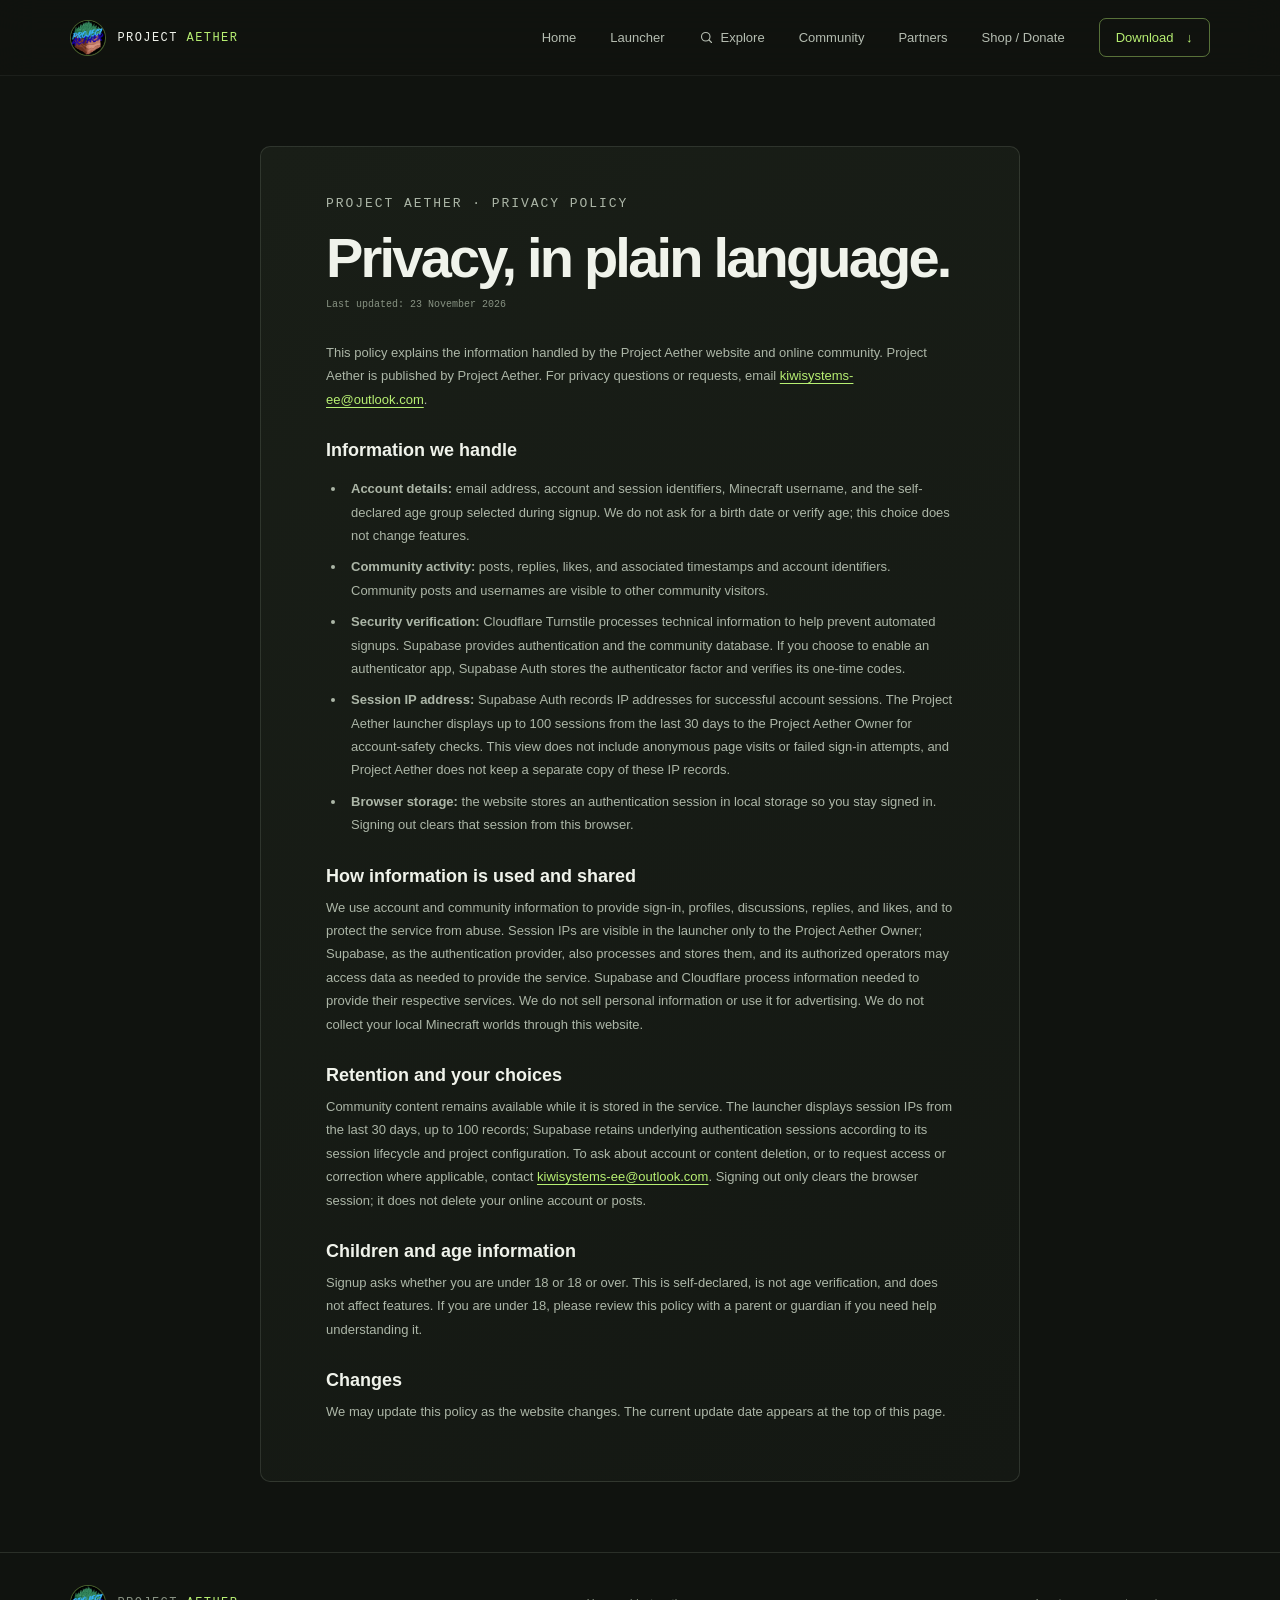
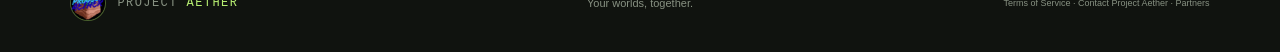
<file: privacy.html>
<!doctype html>
<html lang="en">
<head>
  <meta charset="utf-8">
  <meta name="viewport" content="width=device-width, initial-scale=1">
  <meta name="theme-color" content="#10130f">
  <meta http-equiv="Content-Security-Policy" content="default-src 'self'; base-uri 'self'; object-src 'none'; script-src 'self'; style-src 'self'; img-src 'self' data:; connect-src 'self'">
  <title>Privacy Policy — Project Aether</title>
  <link rel="icon" type="image/png" href="assets/aether-icon.png">
  <link rel="stylesheet" href="styles.css?v=partners-1">
</head>
<body>
  <header class="site-header">
    <a class="brand" href="index.html"><img class="brand-icon" src="assets/aether-icon.png" alt=""><span>PROJECT <b>AETHER</b></span></a>
    <nav class="site-nav" aria-label="Main navigation"><a href="index.html">Home</a><a href="launcher.html">Launcher</a><a class="nav-explore" href="explore.html" aria-label="Explore the launcher" title="Explore the launcher"><svg viewBox="0 0 24 24" fill="none" stroke="currentColor" stroke-width="1.8" stroke-linecap="round" stroke-linejoin="round" aria-hidden="true"><circle cx="10.8" cy="10.8" r="6.8"></circle><path d="m16 16 4 4"></path></svg><span class="nav-label">Explore</span></a><a href="community.html">Community</a><a href="partners.html">Partners</a><a href="shop.html">Shop / Donate</a><a class="nav-download" href="download.html">Download <span aria-hidden="true">↓</span></a></nav>
  </header>
  <main class="legal-page">
    <p class="eyebrow">PROJECT AETHER · PRIVACY POLICY</p>
    <h1>Privacy, in plain language.</h1>
    <p class="legal-updated">Last updated: 23 November 2026</p>
    <p>This policy explains the information handled by the Project Aether website and online community. Project Aether is published by Project Aether. For privacy questions or requests, email <a href="mailto:kiwisystems-ee@outlook.com">kiwisystems-ee@outlook.com</a>.</p>
    <h2>Information we handle</h2>
    <ul>
      <li><b>Account details:</b> email address, account and session identifiers, Minecraft username, and the self-declared age group selected during signup. We do not ask for a birth date or verify age; this choice does not change features.</li>
      <li><b>Community activity:</b> posts, replies, likes, and associated timestamps and account identifiers. Community posts and usernames are visible to other community visitors.</li>
      <li><b>Security verification:</b> Cloudflare Turnstile processes technical information to help prevent automated signups. Supabase provides authentication and the community database. If you choose to enable an authenticator app, Supabase Auth stores the authenticator factor and verifies its one-time codes.</li>
      <li><b>Session IP address:</b> Supabase Auth records IP addresses for successful account sessions. The Project Aether launcher displays up to 100 sessions from the last 30 days to the Project Aether Owner for account-safety checks. This view does not include anonymous page visits or failed sign-in attempts, and Project Aether does not keep a separate copy of these IP records.</li>
      <li><b>Browser storage:</b> the website stores an authentication session in local storage so you stay signed in. Signing out clears that session from this browser.</li>
    </ul>
    <h2>How information is used and shared</h2>
    <p>We use account and community information to provide sign-in, profiles, discussions, replies, and likes, and to protect the service from abuse. Session IPs are visible in the launcher only to the Project Aether Owner; Supabase, as the authentication provider, also processes and stores them, and its authorized operators may access data as needed to provide the service. Supabase and Cloudflare process information needed to provide their respective services. We do not sell personal information or use it for advertising. We do not collect your local Minecraft worlds through this website.</p>
    <h2>Retention and your choices</h2>
    <p>Community content remains available while it is stored in the service. The launcher displays session IPs from the last 30 days, up to 100 records; Supabase retains underlying authentication sessions according to its session lifecycle and project configuration. To ask about account or content deletion, or to request access or correction where applicable, contact <a href="mailto:kiwisystems-ee@outlook.com">kiwisystems-ee@outlook.com</a>. Signing out only clears the browser session; it does not delete your online account or posts.</p>
    <h2>Children and age information</h2>
    <p>Signup asks whether you are under 18 or 18 or over. This is self-declared, is not age verification, and does not affect features. If you are under 18, please review this policy with a parent or guardian if you need help understanding it.</p>
    <h2>Changes</h2>
    <p>We may update this policy as the website changes. The current update date appears at the top of this page.</p>
  </main>
  <footer class="site-footer"><a class="brand" href="index.html"><img class="brand-icon" src="assets/aether-icon.png" alt=""><span>PROJECT <b>AETHER</b></span></a><p>Your worlds, together.</p><small><a href="terms.html">Terms of Service</a> · Contact <a href="mailto:kiwisystems-ee@outlook.com">Project Aether</a> · <a href="partners.html">Partners</a></small></footer>
</body>
</html>
</file>
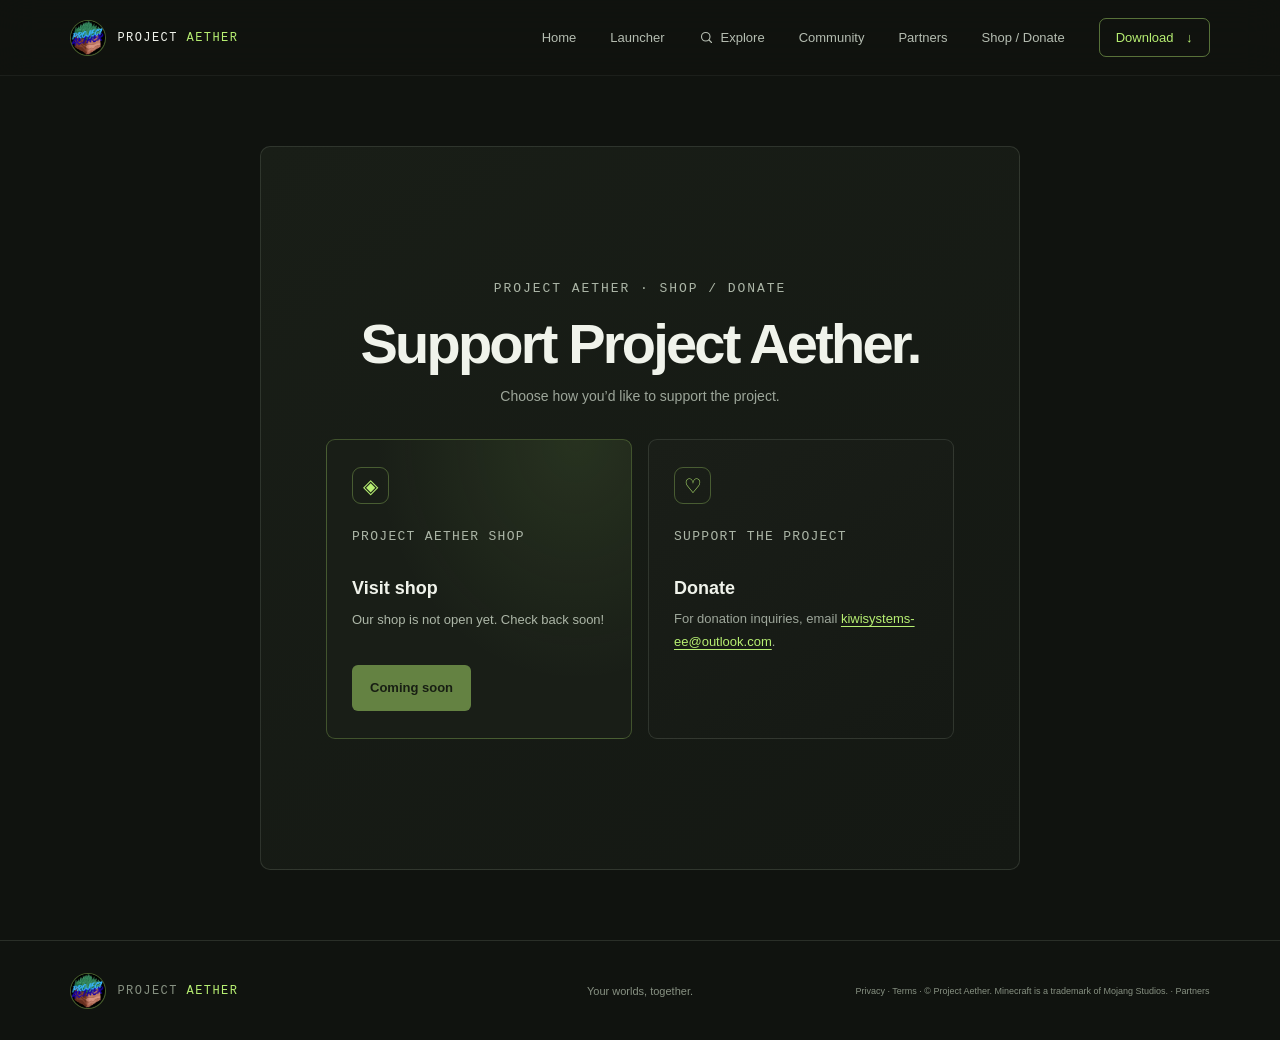
<file: shop.html>
<!doctype html>
<html lang="en">
<head>
  <meta charset="utf-8">
  <meta name="viewport" content="width=device-width, initial-scale=1">
  <meta name="theme-color" content="#10130f">
  <meta http-equiv="Content-Security-Policy" content="default-src 'self'; base-uri 'self'; object-src 'none'; script-src 'none'; style-src 'self'; img-src 'self' data:; frame-src 'none'; connect-src 'self'">
  <meta name="description" content="Visit the Project Aether shop when it opens, or contact us about donating.">
  <title>Shop / Donate — Project Aether</title>
  <link rel="icon" type="image/png" href="assets/aether-icon.png">
  <link rel="stylesheet" href="styles.css?v=partners-1">
</head>
<body>
  <header class="site-header">
    <a class="brand" href="index.html" aria-label="Project Aether home"><img class="brand-icon" src="assets/aether-icon.png" alt=""><span>PROJECT <b>AETHER</b></span></a>
    <nav class="site-nav" aria-label="Main navigation">
      <a href="index.html">Home</a><a href="launcher.html">Launcher</a><a class="nav-explore" href="explore.html" aria-label="Explore the launcher" title="Explore the launcher"><svg viewBox="0 0 24 24" fill="none" stroke="currentColor" stroke-width="1.8" stroke-linecap="round" stroke-linejoin="round" aria-hidden="true"><circle cx="10.8" cy="10.8" r="6.8"></circle><path d="m16 16 4 4"></path></svg><span class="nav-label">Explore</span></a><a href="community.html">Community</a><a href="partners.html">Partners</a><a aria-current="page" href="shop.html">Shop / Donate</a><a class="nav-download" href="download.html">Download <span aria-hidden="true">↓</span></a>
    </nav>
  </header>
  <main class="legal-page shop-page">
    <p class="eyebrow">PROJECT AETHER · SHOP / DONATE</p>
    <h1>Support Project Aether.</h1>
    <p>Choose how you’d like to support the project.</p>
    <div class="shop-options">
      <section class="feature-card feature-card-highlight">
        <span class="feature-icon" aria-hidden="true">◈</span>
        <p class="card-index">PROJECT AETHER SHOP</p>
        <h2>Visit shop</h2>
        <p>Our shop is not open yet. Check back soon!</p>
        <button class="button button-primary" type="button" disabled>Coming soon</button>
      </section>
      <section class="feature-card">
        <span class="feature-icon" aria-hidden="true">♡</span>
        <p class="card-index">SUPPORT THE PROJECT</p>
        <h2>Donate</h2>
        <p>For donation inquiries, email <a class="shop-contact-link" href="mailto:kiwisystems-ee@outlook.com">kiwisystems-ee@outlook.com</a>.</p>
      </section>
    </div>
  </main>
  <footer class="site-footer">
    <a class="brand" href="index.html"><img class="brand-icon" src="assets/aether-icon.png" alt=""><span>PROJECT <b>AETHER</b></span></a>
    <p>Your worlds, together.</p>
    <small><a href="privacy.html">Privacy</a> · <a href="terms.html">Terms</a> · © Project Aether. Minecraft is a trademark of Mojang Studios. · <a href="partners.html">Partners</a></small>
  </footer>
</body>
</html>
</file>
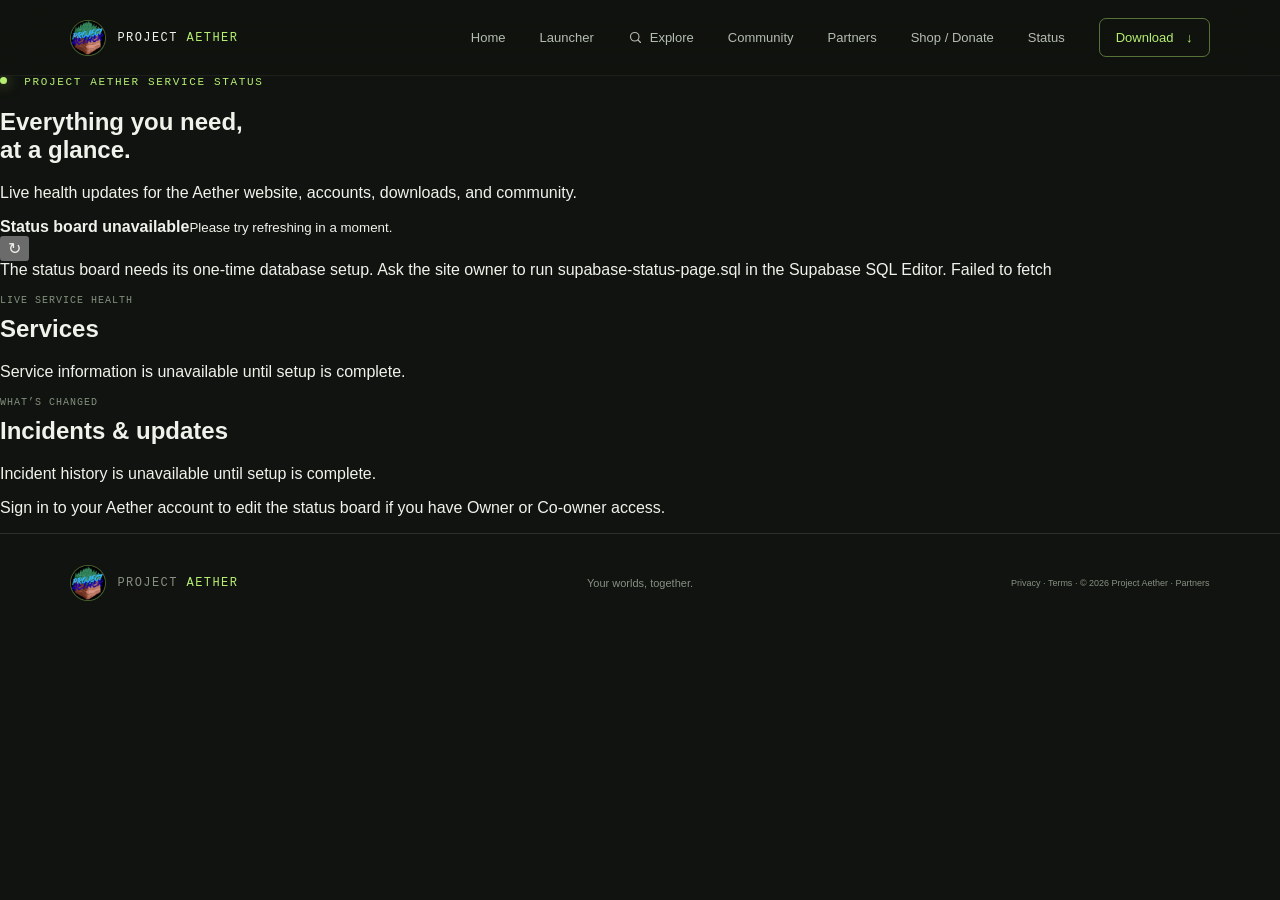
<file: status.html>
<!doctype html>
<html lang="en">
<head>
  <meta charset="utf-8">
  <meta name="viewport" content="width=device-width, initial-scale=1">
  <meta name="theme-color" content="#10130f">
  <meta http-equiv="Content-Security-Policy" content="default-src 'self'; base-uri 'self'; object-src 'none'; form-action 'self'; script-src 'self'; style-src 'self'; img-src 'self' data:; frame-src 'none'; connect-src 'self' https://zpfmzhtkyxewwikkhwgt.supabase.co">
  <meta name="description" content="Live service health and incident updates for Project Aether.">
  <title>Service status — Project Aether</title>
  <link rel="icon" type="image/png" href="assets/aether-icon.png">
  <link rel="stylesheet" href="styles.css?v=status-page-1">
  <script src="config.js"></script>
  <script defer src="status.js"></script>
</head>
<body>
  <header class="site-header">
    <a class="brand" href="index.html" aria-label="Project Aether home"><img class="brand-icon" src="assets/aether-icon.png" alt=""><span>PROJECT <b>AETHER</b></span></a>
    <nav class="site-nav" aria-label="Main navigation">
      <a href="index.html">Home</a><a href="launcher.html">Launcher</a><a class="nav-explore" href="explore.html" aria-label="Explore the launcher" title="Explore the launcher"><svg viewBox="0 0 24 24" fill="none" stroke="currentColor" stroke-width="1.8" stroke-linecap="round" stroke-linejoin="round" aria-hidden="true"><circle cx="10.8" cy="10.8" r="6.8"></circle><path d="m16 16 4 4"></path></svg><span class="nav-label">Explore</span></a><a href="community.html">Community</a><a href="partners.html">Partners</a><a href="shop.html">Shop / Donate</a><a aria-current="page" href="status.html">Status</a><a class="nav-download" href="download.html">Download <span aria-hidden="true">↓</span></a>
    </nav>
  </header>
  <main class="status-page">
    <section class="status-hero">
      <p class="eyebrow"><span class="eyebrow-dot"></span> PROJECT AETHER SERVICE STATUS</p>
      <h1>Everything you need,<br><span>at a glance.</span></h1>
      <p>Live health updates for the Aether website, accounts, downloads, and community.</p>
      <div class="status-overview" id="statusOverview" data-state="loading">
        <span class="status-overview-mark" aria-hidden="true"></span>
        <div><strong id="statusOverall">Checking services…</strong><small id="statusUpdated">Loading the latest status.</small></div>
        <button class="status-refresh" id="statusRefresh" type="button" aria-label="Refresh service status">↻</button>
      </div>
      <p id="statusMessage" class="status-message" role="status" aria-live="polite"></p>
    </section>
    <section class="status-content">
      <div class="status-section-heading"><div><p class="card-index">LIVE SERVICE HEALTH</p><h2>Services</h2></div></div>
      <div id="statusServices" class="status-service-grid" aria-live="polite"><p class="status-empty">Loading services…</p></div>
      <div class="status-section-heading status-incidents-heading"><div><p class="card-index">WHAT’S CHANGED</p><h2>Incidents &amp; updates</h2></div></div>
      <div id="statusIncidents" class="status-incident-list" aria-live="polite"><p class="status-empty">Loading updates…</p></div>
      <p id="statusAuthHint" class="status-auth-hint" hidden><a href="community.html">Sign in to your Aether account</a> to edit the status board if you have Owner or Co-owner access.</p>
      <section class="status-editor" id="statusEditor" hidden aria-labelledby="statusEditorTitle">
        <div class="status-editor-heading"><div><p class="card-index">OWNER TOOLS</p><h2 id="statusEditorTitle">Manage status</h2><p>Changes appear on this public page as soon as they’re saved.</p></div><span class="status-editor-badge">OWNER / CO-OWNER</span></div>
        <section class="status-editor-section" aria-labelledby="statusAddServiceTitle">
          <h3 id="statusAddServiceTitle">Add a service</h3>
          <form id="statusServiceForm" class="status-editor-form status-service-form">
            <label>Service name<input name="name" maxlength="60" required placeholder="e.g. Account sign-in"></label>
            <label>Description<input name="description" maxlength="160" placeholder="What this service does"></label>
            <button class="button button-primary" type="submit">Add service</button>
          </form>
        </section>
        <section class="status-editor-section" aria-labelledby="statusNewIncidentTitle">
          <h3 id="statusNewIncidentTitle">Post an incident</h3>
          <form id="statusIncidentForm" class="status-editor-form">
            <label>Incident title<input name="title" maxlength="120" required placeholder="Briefly describe the issue"></label>
            <div class="status-editor-row">
              <label>Impact<select name="impact"><option value="minor">Minor</option><option value="major">Major</option><option value="critical">Critical</option></select></label>
              <label>Initial status<select name="status"><option value="investigating">Investigating</option><option value="identified">Identified</option><option value="monitoring">Monitoring</option></select></label>
            </div>
            <label>First update<textarea name="message" maxlength="2000" rows="3" required placeholder="What is happening and what are you doing about it?"></textarea></label>
            <button class="button button-primary" type="submit">Publish update</button>
          </form>
        </section>
      </section>
    </section>
  </main>
  <footer class="site-footer">
    <a class="brand" href="index.html"><img class="brand-icon" src="assets/aether-icon.png" alt=""><span>PROJECT <b>AETHER</b></span></a>
    <p>Your worlds, together.</p>
    <small><a href="privacy.html">Privacy</a> · <a href="terms.html">Terms</a> · © <span id="currentYear"></span> Project Aether · <a href="partners.html">Partners</a></small>
  </footer>
</body>
</html>
</file>
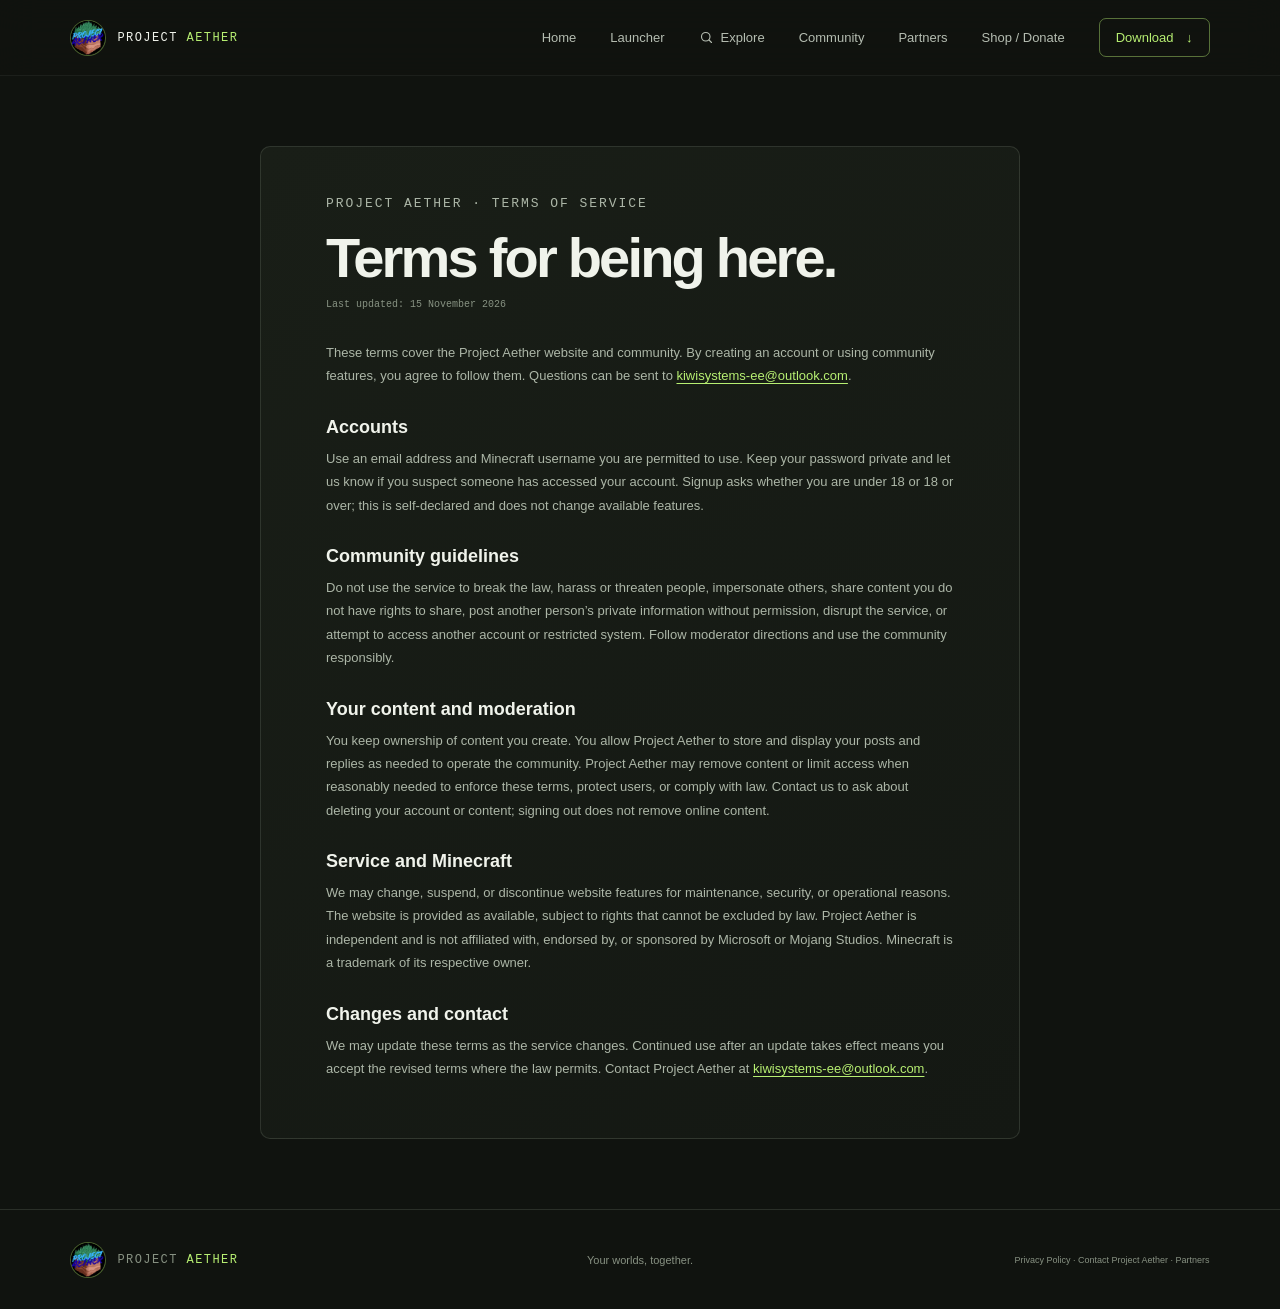
<file: terms.html>
<!doctype html>
<html lang="en">
<head>
  <meta charset="utf-8">
  <meta name="viewport" content="width=device-width, initial-scale=1">
  <meta name="theme-color" content="#10130f">
  <meta http-equiv="Content-Security-Policy" content="default-src 'self'; base-uri 'self'; object-src 'none'; script-src 'self'; style-src 'self'; img-src 'self' data:; connect-src 'self'">
  <title>Terms of Service — Project Aether</title>
  <link rel="icon" type="image/png" href="assets/aether-icon.png">
  <link rel="stylesheet" href="styles.css?v=partners-1">
</head>
<body>
  <header class="site-header">
    <a class="brand" href="index.html"><img class="brand-icon" src="assets/aether-icon.png" alt=""><span>PROJECT <b>AETHER</b></span></a>
    <nav class="site-nav" aria-label="Main navigation"><a href="index.html">Home</a><a href="launcher.html">Launcher</a><a class="nav-explore" href="explore.html" aria-label="Explore the launcher" title="Explore the launcher"><svg viewBox="0 0 24 24" fill="none" stroke="currentColor" stroke-width="1.8" stroke-linecap="round" stroke-linejoin="round" aria-hidden="true"><circle cx="10.8" cy="10.8" r="6.8"></circle><path d="m16 16 4 4"></path></svg><span class="nav-label">Explore</span></a><a href="community.html">Community</a><a href="partners.html">Partners</a><a href="shop.html">Shop / Donate</a><a class="nav-download" href="download.html">Download <span aria-hidden="true">↓</span></a></nav>
  </header>
  <main class="legal-page">
    <p class="eyebrow">PROJECT AETHER · TERMS OF SERVICE</p>
    <h1>Terms for being here.</h1>
    <p class="legal-updated">Last updated: 15 November 2026</p>
    <p>These terms cover the Project Aether website and community. By creating an account or using community features, you agree to follow them. Questions can be sent to <a href="mailto:kiwisystems-ee@outlook.com">kiwisystems-ee@outlook.com</a>.</p>
    <h2>Accounts</h2>
    <p>Use an email address and Minecraft username you are permitted to use. Keep your password private and let us know if you suspect someone has accessed your account. Signup asks whether you are under 18 or 18 or over; this is self-declared and does not change available features.</p>
    <h2>Community guidelines</h2>
    <p>Do not use the service to break the law, harass or threaten people, impersonate others, share content you do not have rights to share, post another person’s private information without permission, disrupt the service, or attempt to access another account or restricted system. Follow moderator directions and use the community responsibly.</p>
    <h2>Your content and moderation</h2>
    <p>You keep ownership of content you create. You allow Project Aether to store and display your posts and replies as needed to operate the community. Project Aether may remove content or limit access when reasonably needed to enforce these terms, protect users, or comply with law. Contact us to ask about deleting your account or content; signing out does not remove online content.</p>
    <h2>Service and Minecraft</h2>
    <p>We may change, suspend, or discontinue website features for maintenance, security, or operational reasons. The website is provided as available, subject to rights that cannot be excluded by law. Project Aether is independent and is not affiliated with, endorsed by, or sponsored by Microsoft or Mojang Studios. Minecraft is a trademark of its respective owner.</p>
    <h2>Changes and contact</h2>
    <p>We may update these terms as the service changes. Continued use after an update takes effect means you accept the revised terms where the law permits. Contact Project Aether at <a href="mailto:kiwisystems-ee@outlook.com">kiwisystems-ee@outlook.com</a>.</p>
  </main>
  <footer class="site-footer"><a class="brand" href="index.html"><img class="brand-icon" src="assets/aether-icon.png" alt=""><span>PROJECT <b>AETHER</b></span></a><p>Your worlds, together.</p><small><a href="privacy.html">Privacy Policy</a> · Contact <a href="mailto:kiwisystems-ee@outlook.com">Project Aether</a> · <a href="partners.html">Partners</a></small></footer>
</body>
</html>
</file>
<file: styles.css>
:root {
  color-scheme: dark;
  --bg: #10130f;
  --surface: #181c17;
  --surface-raised: #20251e;
  --line: rgba(224, 240, 216, .12);
  --text: #f0f3eb;
  --muted: #9da69a;
  --green: #b7ef72;
  --green-deep: #7ebd3d;
  --mint: #78d6a5;
  --mono: Consolas, "Courier New", monospace;
  --body: "Segoe UI", Arial, sans-serif;
  --display: "Segoe UI", Arial, sans-serif;
}

* { box-sizing: border-box; }
html { scroll-behavior: smooth; scroll-padding-top: 85px; }
body { margin: 0; background: var(--bg); color: var(--text); font-family: var(--body); -webkit-font-smoothing: antialiased; }
button, input, textarea, select { font: inherit; }
a { color: inherit; text-decoration: none; }
button { color: inherit; }
::selection { color: #141910; background: var(--green); }

.site-header { position: sticky; z-index: 20; top: 0; height: 76px; padding: 0 max(5.5vw, calc((100vw - 1320px) / 2)); display: flex; align-items: center; justify-content: space-between; background: rgba(16, 19, 15, .88); border-bottom: 1px solid rgba(255,255,255,.055); backdrop-filter: blur(18px); }
.brand { display: inline-flex; gap: 11px; align-items: center; font: 500 12px var(--mono); letter-spacing: .12em; }
.brand b { color: var(--green); font-weight: 500; }
.brand-icon { display: block; width: 36px; height: 36px; border: 1px solid rgba(183,239,114,.4); border-radius: 50%; object-fit: cover; background: #000; }
.site-nav { display: flex; gap: 34px; align-items: center; color: #b5bdb1; font-size: 13px; }
.site-nav a { transition: color .18s ease; }
.site-nav a:hover, .site-nav a:focus-visible { color: var(--green); }
.site-nav .nav-explore { display: inline-flex; align-items: center; gap: 7px; }
.site-nav .nav-explore svg { width: 15px; height: 15px; flex: 0 0 auto; }
.site-nav .nav-explore[aria-current="page"] { color: var(--green); }
.site-nav .nav-download { padding: 11px 16px; border: 1px solid rgba(183,239,114,.43); border-radius: 7px; color: var(--green); }
.site-nav .nav-download span { margin-left: 9px; }

.hero { position: relative; min-height: 660px; overflow: hidden; display: flex; align-items: center; padding: 70px max(8vw, calc((100vw - 1180px) / 2)) 112px; background: radial-gradient(ellipse at 75% 48%, rgba(84, 134, 54, .16), transparent 34%), linear-gradient(130deg, #121610 5%, #141914 54%, #111710 100%); }
.hero::before { position: absolute; inset: 0; background-image: linear-gradient(rgba(196,226,180,.035) 1px, transparent 1px), linear-gradient(90deg, rgba(196,226,180,.035) 1px, transparent 1px); background-size: 54px 54px; mask-image: linear-gradient(90deg, transparent, #000 65%, transparent); content: ""; }
.hero-copy { position: relative; z-index: 2; width: min(590px, 55%); }
.eyebrow { margin: 0 0 20px; color: var(--green); font: 11px var(--mono); letter-spacing: .15em; }
.eyebrow-dot, .online-indicator { display: inline-block; width: 7px; height: 7px; margin-right: 9px; border-radius: 50%; background: var(--green); box-shadow: 0 0 13px rgba(183,239,114,.66); vertical-align: 1px; }
h1, h2, h3, p { margin-top: 0; }
.hero h1 { margin-bottom: 20px; font: 800 clamp(52px, 7vw, 88px)/1.01 var(--display); letter-spacing: -.065em; }
.hero h1 span, .section-heading h2 span, .social-intro h2 span, .download-cta h2 span { color: var(--green); }
.hero-description { max-width: 485px; margin-bottom: 29px; color: #aeb8a9; font-size: 16px; line-height: 1.8; }
.hero-actions { display: flex; flex-wrap: wrap; gap: 13px; align-items: center; }
.button { min-height: 46px; padding: 0 17px; display: inline-flex; gap: 22px; justify-content: center; align-items: center; border: 1px solid transparent; border-radius: 6px; cursor: pointer; font-size: 13px; font-weight: 700; transition: transform .18s ease, background .18s ease, border-color .18s ease; }
.button:hover:not(:disabled) { transform: translateY(-2px); }
.button:focus-visible, button:focus-visible, a:focus-visible, input:focus-visible, textarea:focus-visible, select:focus-visible { outline: 2px solid var(--green); outline-offset: 3px; }
.button-primary { background: var(--green); color: #17200f; }
.button-primary:hover:not(:disabled) { background: #c9f892; }
.button-quiet { border-color: var(--line); background: rgba(255,255,255,.025); color: #d3dacd; }
.button-quiet:hover { border-color: rgba(183,239,114,.45); }
.button:disabled { cursor: not-allowed; opacity: .48; }
.hero-footnote { margin: 17px 0 0; color: #7f897c; font-size: 11px; }
.hero-art { position: absolute; width: 490px; height: 460px; top: 50%; right: 7%; transform: translateY(-49%); }
.orbit { position: absolute; left: 50%; top: 50%; border: 1px solid rgba(181,229,148,.13); border-radius: 50%; transform: translate(-50%,-50%) rotate(-24deg); }
.orbit-one { width: 440px; height: 190px; }
.orbit-two { width: 370px; height: 130px; transform: translate(-50%,-50%) rotate(54deg); }
.planet { position: absolute; top: 50%; left: 50%; width: 220px; height: 220px; display: grid; place-items: center; border: 1px solid rgba(208,239,165,.34); border-radius: 50%; background: radial-gradient(circle at 34% 26%, #779958 0, #3e6031 23%, #1c3021 60%, #121b17 100%); box-shadow: inset -26px -22px 48px rgba(0,0,0,.5), 0 0 75px rgba(141,197,88,.13); transform: translate(-50%,-50%); }
.planet::before { position: absolute; width: 250px; height: 30px; border: 2px solid rgba(183,239,114,.62); border-radius: 50%; transform: rotate(-28deg); content: ""; }
.planet span { color: rgba(228,255,193,.87); font-size: 30px; text-shadow: 0 0 24px var(--green); }
.island { position: absolute; z-index: 2; filter: drop-shadow(0 15px 19px rgba(0,0,0,.28)); }
.island-main { width: 190px; height: 97px; top: 57%; left: 38%; transform: rotate(-9deg); }
.island-main::before { position: absolute; inset: 0 0 37px; border-radius: 50% 49% 46% 52%; background: linear-gradient(155deg,#a4ce70,#568149 54%,#354e2e); content: ""; }
.island-main::after { position: absolute; top: 50px; left: 25px; width: 135px; height: 42px; clip-path: polygon(0 0,100% 0,77% 100%,30% 72%); background: linear-gradient(100deg,#5f4930,#2c3024 75%); content: ""; }
.island i { position: absolute; z-index: 1; bottom: 45px; width: 8px; height: 19px; border-radius: 5px 5px 1px 1px; background: #253c2b; }
.island i:nth-child(1) { left: 48px; height: 25px; }.island i:nth-child(2) { left: 67px; height: 15px; }.island i:nth-child(3) { left: 119px; height: 23px; }
.island b { position: absolute; z-index: 1; top: 16px; left: 86px; width: 14px; height: 20px; border-radius: 6px 6px 0 0; background: #e8d995; box-shadow: 0 0 18px #efdb8a; }
.island-small { width: 85px; height: 51px; top: 27%; left: 71%; transform: scale(.75) rotate(9deg); }
.island-small::before { position: absolute; inset: 0 0 20px; border-radius: 50%; background: #6d9851; content: ""; }
.island-small::after { position: absolute; top: 29px; left: 12px; width: 63px; height: 23px; clip-path: polygon(0 0,100% 0,75% 100%,24% 74%); background: #443d2b; content: ""; }
.spark { position: absolute; color: var(--green); text-shadow: 0 0 15px rgba(183,239,114,.8); }
.spark-one { top: 16%; left: 36%; font-size: 17px; }.spark-two { top: 38%; left: 93%; font-size: 26px; }.spark-three { top: 77%; left: 21%; font-size: 13px; }
.scroll-cue { position: absolute; bottom: 34px; left: max(8vw, calc((100vw - 1180px) / 2)); display: inline-flex; gap: 11px; align-items: center; color: #788273; font: 10px var(--mono); letter-spacing: .12em; }
.scroll-cue span { width: 24px; height: 1px; background: var(--green); }

.section-wrap { max-width: 1180px; margin: auto; padding: 110px 0; }
.section-heading { margin-bottom: 43px; text-align: center; }
.section-heading .eyebrow { margin-bottom: 12px; }
.section-heading h2, .social-intro h2, .download-cta h2 { margin-bottom: 12px; font: 750 clamp(32px, 4vw, 47px)/1.12 var(--display); letter-spacing: -.045em; }
.section-heading > p:last-child { margin-bottom: 0; color: var(--muted); font-size: 14px; }
.home-explore .feature-card { display: block; }
.card-link { display: flex; justify-content: space-between; margin-top: 21px; color: var(--green); font-size: 11px; }
.feature-grid { display: grid; grid-template-columns: repeat(auto-fit, minmax(230px, 1fr)); gap: 16px; }
.feature-card { min-height: 230px; padding: 27px 25px; border: 1px solid var(--line); border-radius: 9px; background: linear-gradient(145deg, #1a1e18, #151914); }
.feature-card-highlight { border-color: rgba(183,239,114,.25); background: radial-gradient(ellipse at 82% 0%, rgba(142,195,94,.12), transparent 57%), #191e17; }
.feature-icon { display: grid; width: 37px; height: 37px; margin-bottom: 21px; place-items: center; border: 1px solid rgba(183,239,114,.3); border-radius: 9px; color: var(--green); font-size: 20px; }
.card-index { margin-bottom: 9px; color: #84917e; font: 10px var(--mono); letter-spacing: .1em; }
.feature-card h3 { margin-bottom: 10px; font: 650 18px var(--display); }
.feature-card > p:last-child { margin-bottom: 0; color: var(--muted); font-size: 13px; line-height: 1.75; }

.social-section { padding: 105px max(5vw, calc((100vw - 1320px) / 2)); border-top: 1px solid rgba(255,255,255,.045); border-bottom: 1px solid rgba(255,255,255,.045); background: radial-gradient(ellipse at 12% 18%, rgba(90,132,63,.12), transparent 33%), #141813; }
.social-wrap { max-width: 1250px; margin: auto; display: grid; grid-template-columns: minmax(250px, .75fr) minmax(450px, 1.25fr); gap: clamp(36px, 7vw, 100px); align-items: start; }
.social-intro { position: sticky; top: 120px; padding-top: 24px; }
.social-intro .eyebrow { margin-bottom: 19px; }
.social-intro h2 { margin-bottom: 19px; font-size: clamp(38px, 4vw, 55px); }
.social-intro h1 { margin-bottom: 19px; font: 750 clamp(38px, 4vw, 55px)/1.12 var(--display); letter-spacing: -.045em; }
.social-intro > p:not(.eyebrow) { max-width: 380px; margin-bottom: 23px; color: #a5aea0; font-size: 14px; line-height: 1.8; }
.social-account { margin-bottom: 20px; color: #879282; font: 11px var(--mono); }
.social-account .online-indicator { width: 6px; height: 6px; background: var(--mint); box-shadow: 0 0 12px rgba(120,214,165,.65); }
.signout-link { display: block; margin-top: 12px; padding: 0; border: 0; background: transparent; color: var(--muted); cursor: pointer; font-size: 12px; text-decoration: underline; }
.community-card { min-width: 0; padding: 23px; border: 1px solid rgba(223,238,215,.12); border-radius: 10px; background: #191d18; box-shadow: 0 25px 80px rgba(0,0,0,.22); }
.community-card-head { display: flex; justify-content: space-between; align-items: center; }
.community-card-head .card-index { margin: 0 0 6px; }
.community-card-head h2, .community-card-head h3 { margin-bottom: 0; font: 650 21px var(--display); }
.refresh-button { width: 35px; height: 35px; border: 1px solid var(--line); border-radius: 7px; background: transparent; color: #b4c0ac; cursor: pointer; font-size: 19px; }
.refresh-button:hover { border-color: var(--green); color: var(--green); }
.category-list { display: flex; gap: 7px; overflow-x: auto; padding: 19px 0 15px; scrollbar-width: thin; }
.category-chip { flex: 0 0 auto; padding: 7px 10px; border: 1px solid var(--line); border-radius: 99px; background: transparent; color: #a5aea0; cursor: pointer; font-size: 10px; }
.category-chip:hover, .category-chip.active { border-color: rgba(183,239,114,.5); background: rgba(183,239,114,.08); color: var(--green); }
.compose-form { padding: 15px; border: 1px solid var(--line); border-radius: 7px; background: #141813; }
.compose-form input, .compose-form textarea, .compose-form select, .auth-card input, .auth-card select { width: 100%; padding: 10px 11px; border: 1px solid #30372d; border-radius: 5px; background: #10130f; color: var(--text); font-size: 12px; }
.compose-form input, .compose-form textarea { margin-bottom: 8px; }
.compose-form textarea { resize: vertical; min-height: 72px; line-height: 1.6; }
.compose-form select { width: auto; max-width: 100%; margin-bottom: 10px; color: #bbc5b5; }
.compose-form input::placeholder, .compose-form textarea::placeholder, .auth-card input::placeholder { color: #697365; }
.compose-footer { display: flex; gap: 12px; align-items: center; justify-content: space-between; color: #788273; font-size: 10px; }
.button-small { min-height: 33px; padding: 0 13px; gap: 11px; border: 0; background: var(--green); color: #17200f; font-size: 11px; }
.feed-list { margin-top: 9px; }
.feed-message { padding: 23px 10px; color: #8d9787; text-align: center; font-size: 12px; }
.post-card { padding: 20px 2px; border-bottom: 1px solid var(--line); }
.post-meta { display: flex; gap: 8px; align-items: center; color: #84907f; font: 10px var(--mono); }
.post-category { color: var(--green); }
.post-card h4 { margin: 11px 0 6px; font: 650 16px/1.45 var(--display); overflow-wrap: anywhere; }
.post-body { margin: 0; color: #b1baad; font-size: 12px; line-height: 1.7; white-space: pre-wrap; overflow-wrap: anywhere; }
.post-actions { display: flex; gap: 8px; margin-top: 13px; }
.post-action { padding: 5px 9px; border: 1px solid var(--line); border-radius: 99px; background: transparent; color: #9ba694; cursor: pointer; font-size: 10px; }
.post-action:hover, .post-action.is-liked { border-color: rgba(183,239,114,.4); color: var(--green); }
.reply-list { display: grid; gap: 9px; margin-top: 12px; padding: 12px; border-left: 1px solid rgba(183,239,114,.35); background: rgba(0,0,0,.13); }
.reply-item { margin: 0; color: #acb6a7; font-size: 11px; line-height: 1.6; white-space: pre-wrap; overflow-wrap: anywhere; }
.reply-item b { color: var(--green); font-weight: 600; }
.reply-form { display: flex; gap: 8px; margin-top: 10px; }
.reply-form input { min-width: 0; flex: 1; padding: 9px; border: 1px solid #30372d; border-radius: 5px; background: #10130f; color: var(--text); font-size: 11px; }

.download-cta { position: relative; overflow: hidden; padding: 95px 20px; text-align: center; background: radial-gradient(ellipse at 50% 110%, rgba(111,164,72,.19), transparent 53%), #111510; }
.download-cta .eyebrow { margin-bottom: 14px; }
.download-cta h2 { margin-bottom: 25px; }
.download-cta > p:last-child { margin: 15px 0 0; color: #869080; font-size: 11px; }
.cta-orb { position: absolute; top: -45px; left: calc(50% - 35px); color: rgba(183,239,114,.08); font-size: 170px; pointer-events: none; }
.site-footer { min-height: 100px; padding: 22px max(5.5vw, calc((100vw - 1320px) / 2)); display: grid; grid-template-columns: 1fr 1fr 1fr; gap: 20px; align-items: center; border-top: 1px solid var(--line); color: #879182; }
.site-footer p { margin: 0; text-align: center; font-size: 11px; }
.site-footer small { text-align: right; font-size: 9px; }
.legal-page { width: min(760px, calc(100% - 44px)); min-height: calc(100vh - 176px); margin: 70px auto; padding: 45px clamp(22px, 6vw, 65px); border: 1px solid var(--line); border-radius: 10px; background: linear-gradient(145deg, #191e17, #141813); }
.shop-page { display: grid; align-content: center; text-align: center; }
.shop-page > p:not(.eyebrow) { margin-bottom: 30px; color: var(--muted); font-size: 14px; }
.shop-options { display: grid; grid-template-columns: repeat(2, minmax(0, 1fr)); gap: 16px; text-align: left; }
.shop-options .feature-card { min-height: 0; }
.shop-options .feature-card > p:not(.card-index) { min-height: 44px; }
.shop-contact-link { overflow-wrap: anywhere; }
.legal-page .eyebrow { margin-bottom: 12px; }
.legal-page h1 { margin-bottom: 10px; font: 750 clamp(36px, 5vw, 56px)/1.1 var(--display); letter-spacing: -.05em; }
.legal-page .legal-updated { margin-bottom: 31px; color: #879282; font: 10px var(--mono); }
.legal-page h2 { margin: 29px 0 9px; font: 650 18px var(--display); }
.legal-page p, .legal-page li { color: #acb6a7; font-size: 13px; line-height: 1.8; }
.legal-page li { margin: 8px 0; padding-left: 5px; }
.legal-page ul { padding-left: 20px; }
.legal-page a { color: var(--green); text-decoration: underline; text-underline-offset: 3px; }
.page-hero { padding: 110px max(8vw, calc((100vw - 1180px) / 2)) 90px; background: radial-gradient(ellipse at 78% 45%, rgba(84, 134, 54, .16), transparent 34%), #131812; }
.page-hero h1 { margin: 0 0 18px; font: 800 clamp(48px, 6vw, 76px)/1.02 var(--display); letter-spacing: -.06em; }
.page-hero h1 span { color: var(--green); }
.page-hero > p:not(.eyebrow) { max-width: 610px; margin: 0 0 25px; color: #aeb8a9; font-size: 15px; line-height: 1.8; }
.explore-hero { padding-bottom: 76px; }
.partners-hero { background: radial-gradient(ellipse at 78% 45%, rgba(120,214,165,.13), transparent 34%), radial-gradient(ellipse at 20% 90%, rgba(84,134,54,.12), transparent 35%), #131812; }
.partners-hero h1 span, .partners-content .section-heading h2 span { color: var(--green); }
.partners-content { padding-top: 88px; }
.partners-featured { max-width: 850px; margin: 0 auto 88px; }
.partner-section-heading { margin-bottom: 18px; }
.partner-section-heading .eyebrow { margin-bottom: 8px; }
.partner-section-heading h2 { margin: 0; font: 700 clamp(25px, 3vw, 34px)/1.15 var(--display); letter-spacing: -.04em; }
.partner-profile { min-height: 0; display: flex; gap: 18px; align-items: center; }
.partner-logo { width: 72px; height: 72px; flex: 0 0 72px; border: 1px solid rgba(183,239,114,.2); border-radius: 14px; object-fit: cover; background: #10130f; }
.partner-profile-copy .card-index { margin-bottom: 6px; }
.partner-profile-copy h3 { margin: 0 0 6px; font: 700 20px var(--display); }
.partner-owner { margin: 0; color: var(--muted); font-size: 12px; }
.partner-owner strong { margin-left: 5px; color: var(--text); font-weight: 650; }
.partner-profile-mark { margin-left: auto; color: var(--green); font-size: 22px; }
.partner-grid .feature-card { min-height: 225px; }
.partner-cta { margin-top: 24px; }
.explore-gallery { padding-top: 76px; }
.explore-note { max-width: 780px; margin: 0 0 48px; padding: 13px 17px; border-left: 2px solid var(--green); color: #aeb8a9; font-size: 13px; line-height: 1.7; }
.explore-group { margin: 0 0 62px; }
.explore-group-heading { display: flex; justify-content: space-between; align-items: end; margin-bottom: 21px; }
.explore-group-heading .card-index { margin: 0 0 7px; color: var(--green); }
.explore-group-heading h2 { margin: 0; font: 700 clamp(24px, 3vw, 34px)/1.15 var(--display); letter-spacing: -.04em; }
.launcher-shot-grid { display: grid; grid-template-columns: repeat(2, minmax(0, 1fr)); gap: 18px; }
.launcher-shot { margin: 0; overflow: hidden; border: 1px solid var(--line); border-radius: 10px; background: #151a14; }
.launcher-shot-image { display: block; }
.launcher-shot-image:focus-visible { outline: 2px solid var(--green); outline-offset: -2px; }
.launcher-shot img { display: block; width: 100%; height: auto; aspect-ratio: 1.51; object-fit: cover; object-position: top; background: #10130f; }
.launcher-shot figcaption { display: flex; flex-direction: column; gap: 3px; padding: 13px 16px 16px; border-top: 1px solid var(--line); }
.launcher-shot figcaption .card-index { margin: 0; color: #84917e; }
.launcher-shot figcaption h3 { margin: 0; font-size: 15px; }
.launcher-features { padding-top: 82px; }
.launcher-note { margin-top: 22px; padding: 26px 30px; display: flex; gap: 24px; justify-content: space-between; align-items: center; border: 1px solid rgba(183,239,114,.2); border-radius: 9px; background: radial-gradient(ellipse at 85% 0%, rgba(142,195,94,.11), transparent 57%), #191e17; }
.launcher-note h3 { margin: 0 0 8px; font: 650 19px var(--display); }
.launcher-note p:last-child { max-width: 620px; margin: 0; color: var(--muted); font-size: 12px; line-height: 1.7; }
.social-page { min-height: calc(100vh - 176px); }
.download-page { min-height: calc(100vh - 176px); padding: 62px 20px; display: grid; place-items: center; background: radial-gradient(ellipse at 50% 34%, rgba(90,132,63,.15), transparent 43%), #111510; }
.download-gate { width: min(540px, 100%); padding: 42px clamp(23px, 7vw, 56px); border: 1px solid rgba(183,239,114,.2); border-radius: 11px; background: linear-gradient(145deg, #1a1f18, #141813); text-align: center; box-shadow: 0 25px 80px rgba(0,0,0,.24); }
.download-icon { width: 96px; height: 96px; margin-bottom: 25px; border: 1px solid rgba(183,239,114,.4); border-radius: 50%; object-fit: cover; background: #000; }
.download-gate h1 { margin: 0 0 16px; font: 800 clamp(43px, 7vw, 60px)/1.02 var(--display); letter-spacing: -.055em; }
.download-gate h1 span { color: var(--green); }
.download-copy { margin: 0 auto 20px; max-width: 390px; color: #aab4a5; font-size: 13px; line-height: 1.8; }
.download-status { min-height: 23px; margin: 16px 0; color: var(--green); font: 11px var(--mono); }
.download-actions { display: grid; gap: 7px; justify-items: center; }
.download-note { margin: 22px 0 0; color: #7f897c; font-size: 10px; line-height: 1.7; }

.auth-dialog { width: min(440px, calc(100% - 28px)); max-width: none; max-height: min(90vh, 760px); padding: 0; overflow-y: auto; border: 1px solid rgba(183,239,114,.25); border-radius: 11px; background: #181d17; color: var(--text); box-shadow: 0 28px 100px rgba(0,0,0,.6); }
.auth-dialog::backdrop { background: rgba(5,8,5,.78); backdrop-filter: blur(4px); }
.auth-card { position: relative; padding: 32px; }
.auth-card .eyebrow { margin-bottom: 12px; font-size: 9px; }
.auth-card h2 { margin-bottom: 8px; font: 750 29px var(--display); letter-spacing: -.04em; }
.auth-subtitle { margin-bottom: 22px; color: var(--muted); font-size: 12px; line-height: 1.6; }
.dialog-close { position: absolute; top: 14px; right: 15px; width: 32px; height: 32px; border: 1px solid var(--line); border-radius: 50%; background: transparent; color: #b7c0b2; cursor: pointer; font-size: 20px; }
.auth-card label { display: block; margin: 14px 0 6px; color: #d4dbd0; font-size: 11px; }
.auth-card input, .auth-card select { min-height: 41px; font-size: 12px; }
.auth-card .form-note { color: #85907f; font-size: 10px; line-height: 1.6; }
.auth-card .agreement { display: flex; gap: 9px; align-items: flex-start; margin: 15px 0; color: #a9b2a4; font-size: 10px; line-height: 1.6; }
.auth-card .agreement input { width: 15px; min-height: 15px; flex: 0 0 15px; margin: 1px 0 0; accent-color: var(--green); }
.auth-card .authenticator-choice { display: flex; gap: 10px; align-items: flex-start; margin: 13px 0 15px; padding: 12px; border: 1px solid rgba(183,239,114,.16); border-radius: 7px; background: rgba(183,239,114,.035); cursor: pointer; }
.auth-card .authenticator-choice input { width: 15px; min-height: 15px; flex: 0 0 15px; margin: 2px 0 0; accent-color: var(--green); }
.authenticator-choice span { display: grid; gap: 4px; }
.authenticator-choice strong { color: #dce8d8; font-size: 11px; font-weight: 650; }
.authenticator-choice small { color: #85907f; font-size: 10px; line-height: 1.5; }
.auth-card a { color: var(--green); text-decoration: underline; text-underline-offset: 2px; }
.turnstile-slot { min-height: 66px; margin: 12px 0; }
.auth-submit { width: 100%; margin: 12px 0 7px; }
.auth-switch { display: block; margin: 12px auto; padding: 4px; border: 0; background: transparent; color: var(--green); cursor: pointer; font-size: 11px; }
.auth-legal { margin: 17px 0 0; }
.auth-error { padding: 10px; border: 1px solid rgba(255,117,117,.25); border-radius: 5px; background: rgba(145,48,48,.13); color: #ffaaa3; font-size: 11px; line-height: 1.5; }
.auth-error[hidden] { display: none; }
.community-mfa-panel[hidden], .community-mfa-qr-wrap[hidden] { display: none; }
.community-mfa-panel { margin-top: 8px; padding: 18px; border: 1px solid rgba(183,239,114,.18); border-radius: 8px; background: radial-gradient(ellipse at 50% 0, rgba(183,239,114,.07), transparent 55%), #141813; }
.community-mfa-panel h3 { margin: 0 0 7px; font: 700 20px var(--display); }
.community-mfa-panel .auth-subtitle { margin-bottom: 14px; }
.community-mfa-qr-wrap { margin: 14px 0; text-align: center; }
.community-mfa-qr-wrap img { display: block; width: min(190px, 100%); aspect-ratio: 1; margin: 0 auto 12px; padding: 9px; border-radius: 8px; background: #fff; }
.community-mfa-qr-wrap p { margin: 0 0 8px; color: #9da69a; font-size: 10px; line-height: 1.55; }
.community-mfa-qr-wrap code { display: block; padding: 9px; overflow-wrap: anywhere; border: 1px solid var(--line); border-radius: 5px; background: #10130f; color: var(--green); font: 11px var(--mono); user-select: all; }
.community-mfa-panel input { text-align: center; font: 700 19px var(--mono) !important; letter-spacing: .35em; }
.community-mfa-panel .auth-submit { margin-top: 13px; }
.sr-only { position: absolute; width: 1px; height: 1px; padding: 0; overflow: hidden; clip: rect(0,0,0,0); white-space: nowrap; border: 0; }
[hidden] { display: none !important; }

@media (max-width: 1050px) {
  .section-wrap { padding-right: 5vw; padding-left: 5vw; }
  .hero { padding-left: 6vw; }
  .hero-art { right: 0; transform: translate(10%,-49%) scale(.82); opacity: .8; }
  .social-section { padding-right: 5vw; padding-left: 5vw; }
}
@media (max-width: 760px) {
  .site-header { height: 65px; padding: 0 20px; }
  .site-nav { gap: 15px; font-size: 11px; }
  .site-nav a:first-child { display: none; }
  .site-nav a[href="partners.html"] { display: none; }
  .site-nav .nav-explore .nav-label { display: none; }
  .site-nav .nav-download { padding: 9px 10px; }
  .brand { gap: 8px; font-size: 10px; }
  .brand-icon { width: 32px; height: 32px; }
  .hero { min-height: 680px; padding: 80px 25px 100px; align-items: flex-start; }
  .hero-copy { width: 100%; }
  .hero h1 { font-size: clamp(55px, 13vw, 78px); }
  .hero-description { max-width: 500px; font-size: 14px; }
  .hero-art { top: auto; right: 50%; bottom: -180px; transform: translateX(50%) scale(.72); opacity: .65; }
  .scroll-cue { left: 25px; }
  .section-wrap { padding: 77px 22px; }
  .section-heading { margin-bottom: 27px; }
  .feature-grid { grid-template-columns: 1fr; gap: 10px; }
  .shop-options { grid-template-columns: 1fr; }
  .feature-card { min-height: 0; padding: 22px; }
  .partners-featured { margin-bottom: 62px; }
  .feature-icon { margin-bottom: 15px; }
  .social-section { padding: 70px 18px; }
  .social-wrap { grid-template-columns: 1fr; gap: 34px; }
  .social-intro { position: static; padding: 0 4px; }
  .social-intro h2 { font-size: 43px; }
  .social-intro h1 { font-size: 43px; }
  .community-card { padding: 17px; }
  .download-cta { padding: 75px 20px; }
  .page-hero { padding: 80px 25px 65px; }
  .page-hero h1 { font-size: 54px; }
  .explore-gallery { padding-top: 55px; }
  .explore-group { margin-bottom: 47px; }
  .launcher-shot-grid { grid-template-columns: minmax(0, 1fr); gap: 14px; }
  .launcher-features { padding-top: 65px; }
  .launcher-note { align-items: flex-start; flex-direction: column; padding: 22px; }
  .download-page { padding: 40px 15px; }
  .site-footer { padding: 22px; grid-template-columns: 1fr auto; }
  .site-footer p { display: none; }
  .site-footer small { max-width: 210px; font-size: 8px; }
}
@media (max-width: 430px) {
  .site-nav { gap: 11px; }
  .site-nav a:nth-child(2) { font-size: 10px; }
  .hero { min-height: 700px; }
  .hero-actions { align-items: stretch; flex-direction: column; }
  .hero-actions .button { justify-content: space-between; }
  .community-card { margin: 0 -7px; padding: 14px; }
  .compose-form { padding: 10px; }
  .compose-footer { align-items: flex-start; flex-direction: column; }
  .compose-footer .button { align-self: flex-end; }
  .site-footer small { max-width: 155px; text-align: right; }
  .auth-card { padding: 28px 22px; }
  .legal-page { width: calc(100% - 28px); margin: 26px auto; padding: 27px 21px; }
}
@media (prefers-reduced-motion: reduce) {
  *, *::before, *::after { scroll-behavior: auto !important; animation-duration: .01ms !important; transition-duration: .01ms !important; }
}
</file>
